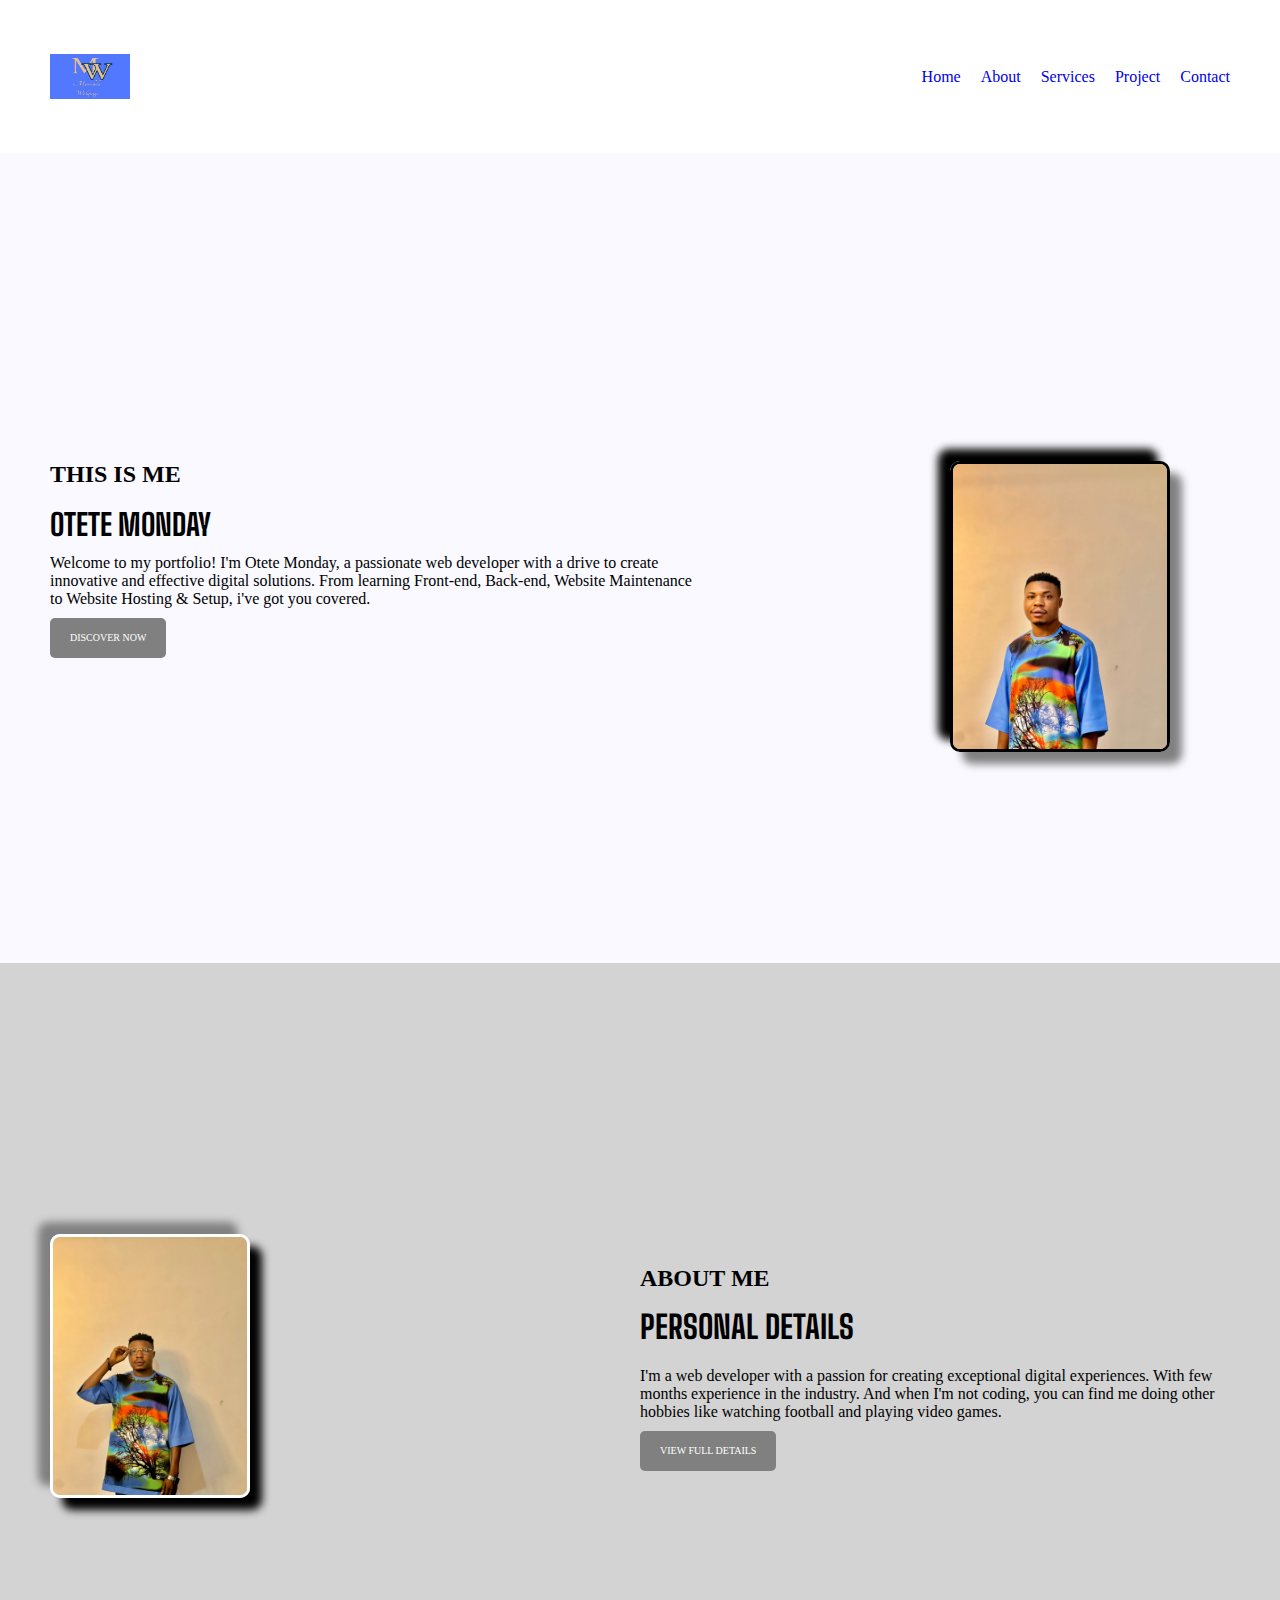
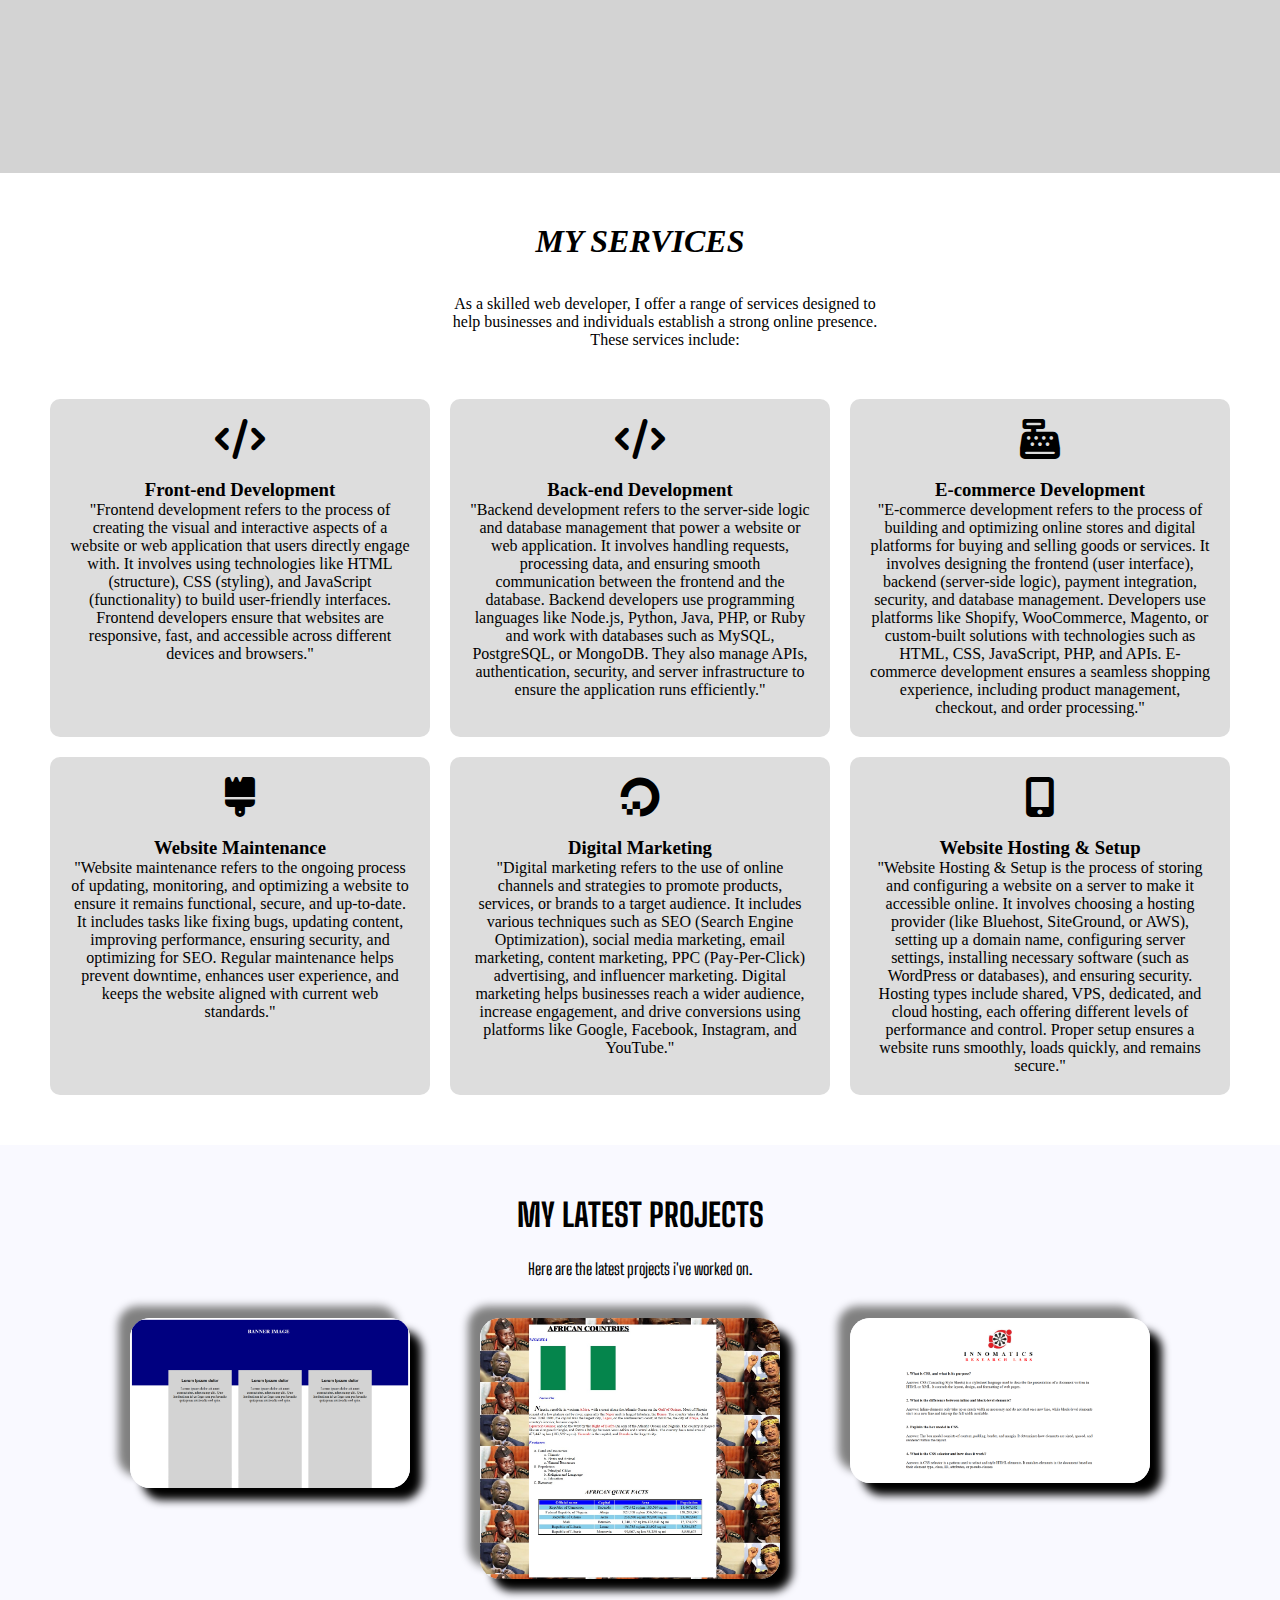
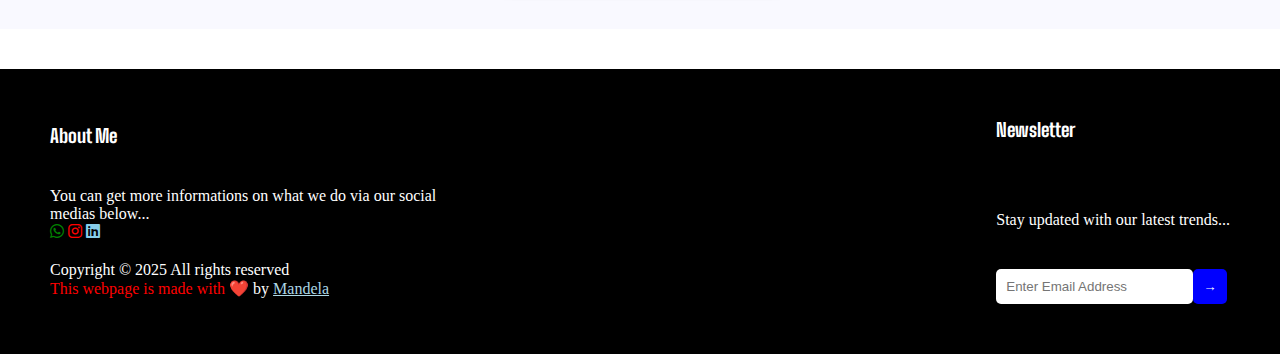
<file: index.html>
<!DOCTYPE html>
<html lang="en">
<head>
    <meta charset="UTF-8">
    <meta name="viewport" content="width=device-width, initial-scale=1.0">
    <title>Otete Monday - Portfolio</title>
    <link rel="stylesheet" type="text/css" href="css/styles.css">
    <link href="https://fonts.googleapis.com/css2?family=Atkinson+Hyperlegible+Next:ital,wght@0,200..800;1,200..800&family=Big+Shoulders:opsz,wght@10..72,100..900&family=Delicious+Handrawn&family=Kufam:ital,wght@0,400..900;1,400..900&display=swap" rel="stylesheet">
    <link rel="stylesheet" href="https://cdnjs.cloudflare.com/ajax/libs/font-awesome/6.7.2/css/all.min.css" integrity="sha512-Evv84Mr4kqVGRNSgIGL/F/aIDqQb7xQ2vcrdIwxfjThSH8CSR7PBEakCr51Ck+w+/U6swU2Im1vVX0SVk9ABhg==" crossorigin="anonymous" referrerpolicy="no-referrer" />
</head>
<body>
    <!-- header-section -->
    <header>
        <div class="container">
            <img src="images/logo1.jpg" class="logo">
            <nav class="navbar">
                <ul class="nav-list">
                    <li class="nav-item"><a href="index.html" class="nav-link">Home</a></li>
                    <li class="nav-item"><a href="about.html" class="nav-link">About</a></li>
                    <li class="nav-item"><a href="services.html" class="nav-link">Services</a></li>
                    <li class="nav-item"><a href="projects.html" class="nav-link">Project</a></li>
                    <li class="nav-item"><a href="contacts.html" class="nav-link">Contact</a></li>
                </ul>
                <div class="menu"><i class="fa-solid fa-bars"></i></div>
            </nav>
        </div>
    
    <!-- header-section ends here -->

    <!-- hero-section -->
    <section class="hero-heading">
        <div class="hero-section">
            <div class="hero-contents">
                <h2 class="hero-head">THIS IS ME</h2>
                <h1 class="hero-header">OTETE MONDAY</h1>
                <p class="hero-paragraph">
                    Welcome to my portfolio! I'm Otete Monday, a passionate web developer with a drive to create innovative and effective digital solutions. From learning Front-end, Back-end, Website Maintenance to Website Hosting & Setup, i've  got you covered.
                </p>
                <a href="#" class="btn1">DISCOVER NOW</a>
                <div class="image1">
                    <img src="images/mandela.jpg" alt="Otete Monday">
                </div>
            </div>
        </div>
    </section>
    <!-- hero-section ends here-->

    <!-- about-section -->
    <section class="about">
        <div class="image">
            <img src="images/mandela1.jpg" alt="Otete Monday">
        </div>
        <div class="content">
            <h2 class="content-header">ABOUT ME</h2>
            <h1 class="content-heading">PERSONAL DETAILS</h1>
            <p class="about-paragraph">
                I'm a web developer with a passion for creating exceptional digital experiences. With few months experience in the industry. And when I'm not coding, you can find me doing other hobbies like watching football and playing video games.
            </p>
            <a href="#" class="btn2">VIEW FULL DETAILS</a>
        </div>
    </section>
    <!-- about-section ends here -->

    <!-- services-section -->
    <section class="services">
        <div class="service-contents">
            <h1 class="service-heading">MY SERVICES</h1>
            <p class="services-paragraph">
                As a skilled web developer, I offer a range of services designed to help businesses and individuals establish a strong online presence. These services include:
            </p>
        </div>
        <div class="service-list">

            <div class="service">
                <i class="fa-solid fa-code"></i>
                <h3>Front-end Development</h3>
                <p>
                    "Frontend development refers to the process of creating the visual and interactive aspects of a website or web application that users directly engage with. It involves using technologies like HTML (structure), CSS (styling), and JavaScript (functionality) to build user-friendly interfaces. Frontend developers ensure that websites are responsive, fast, and accessible across different devices and browsers."
                </p>
            </div>
            <div class="service">
                <i class="fa-solid fa-code"></i>
                <h3>Back-end Development</h3>
                <p>
                    "Backend development refers to the server-side logic and database management that power a website or web application. It involves handling requests, processing data, and ensuring smooth communication between the frontend and the database. Backend developers use programming languages like Node.js, Python, Java, PHP, or Ruby and work with databases such as MySQL, PostgreSQL, or MongoDB. They also manage APIs, authentication, security, and server infrastructure to ensure the application runs efficiently."
                </p>
            </div>
            <div class="service">
                <i class="fa-solid fa-cash-register"></i>
                <h3>E-commerce Development</h3>
                <p>
                    "E-commerce development refers to the process of building and optimizing online stores and digital platforms for buying and selling goods or services. It involves designing the frontend (user interface), backend (server-side logic), payment integration, security, and database management. Developers use platforms like Shopify, WooCommerce, Magento, or custom-built solutions with technologies such as HTML, CSS, JavaScript, PHP, and APIs. E-commerce development ensures a seamless shopping experience, including product management, checkout, and order processing."
                </p>
            </div>
            <div class="service">
                <i class="fa-solid fa-brush"></i>
                <h3>Website Maintenance</h3>
                <p>
                    "Website maintenance refers to the ongoing process of updating, monitoring, and optimizing a website to ensure it remains functional, secure, and up-to-date. It includes tasks like fixing bugs, updating content, improving performance, ensuring security, and optimizing for SEO. Regular maintenance helps prevent downtime, enhances user experience, and keeps the website aligned with current web standards."
                </p>
            </div>
            <div class="service">
                <i class="fa-brands fa-digital-ocean"></i>
                <h3>Digital Marketing</h3>
                <p>
                    "Digital marketing refers to the use of online channels and strategies to promote products, services, or brands to a target audience. It includes various techniques such as SEO (Search Engine Optimization), social media marketing, email marketing, content marketing, PPC (Pay-Per-Click) advertising, and influencer marketing. Digital marketing helps businesses reach a wider audience, increase engagement, and drive conversions using platforms like Google, Facebook, Instagram, and YouTube."
                </p>
            </div>
            <div class="service">
                <i class="fa-solid fa-mobile-screen-button"></i>
                <h3>Website Hosting & Setup</h3>
                <p>
                    "Website Hosting & Setup is the process of storing and configuring a website on a server to make it accessible online. It involves choosing a hosting provider (like Bluehost, SiteGround, or AWS), setting up a domain name, configuring server settings, installing necessary software (such as WordPress or databases), and ensuring security. Hosting types include shared, VPS, dedicated, and cloud hosting, each offering different levels of performance and control. Proper setup ensures a website runs smoothly, loads quickly, and remains secure."
                </p>
            </div>
        </div>
    </section>
    <!-- service-section ends here -->

    <!-- project-section -->
    <div class="project-section">
        <h1 class="project-heading">MY LATEST PROJECTS</h1>
        <p class="subtitle">
            Here are the latest projects i've worked on.
        </p>
        <div class="projects">
            <div class="project1">
                <img src="images/banner.png" alt="Project 1">
            </div>
            <div class="project2">
                <img src="images/nigeria.jpg" alt="Project 2">
            </div>
            <div class="project3">
                <img src="images/innomatics.png" alt="Project 3">
            </div>
        </div>
    </div>
    <!-- projection-section ends here -->

    <!-- footer-section -->
    <div class="footer">
        <div class="footer-about">
            <h3 class="footer-heading">About Me</h3>
            <p class="footer-p1">
                You can get more informations on what we do via our social medias below...<br>
                <a href="http://wa.me/2348069309405" style="color: green;"><i class="fa-brands fa-whatsapp"></i></a>
                <a href="https://www.instagram.com/mon_dila?igsh=MWJsNG11eXExdTRxag%3D%3D&utm_source=qr"><i class="fa-brands fa-instagram" style="color: red;"></i></a>
                <a href="https://www.linkedin.com/in/monday-otete-280ba0344?utm_source=share&utm_campaign=share_via&utm_content=profile&utm_medium=ios_app" style="color: skyblue;"><i class="fa-brands fa-linkedin"></i></a> 
            </p>
             
            <p class="footer-p2">
                Copyright &copy; 2025 All rights reserved<br><span>This webpage is made with</span> ❤️ by <a href="#" style="color: lightblue;">Mandela</a>
            </p>
        </div>
        <div class="newsletter">
            <h3 class="newsletter-heading">Newsletter</h3>
            <p class="newsletter-paragraph">Stay updated with our latest trends...</p>
            <input type="email" placeholder="Enter Email Address"><button>&rarr;</button>
        </div>
    </div>
    <!-- footer-section ends here -->
    </header>

    <script>
        document.addEventListener("DOMContentLoaded", function() {
            const menuButton = document.querySelector(".menu");
            const navbar = document.querySelector(".navbar");
            
            menuButton.addEventListener("click", function() {
                navbar.classList.toggle("active");
            });
        });
    </script>

</body>
</html>
</file>
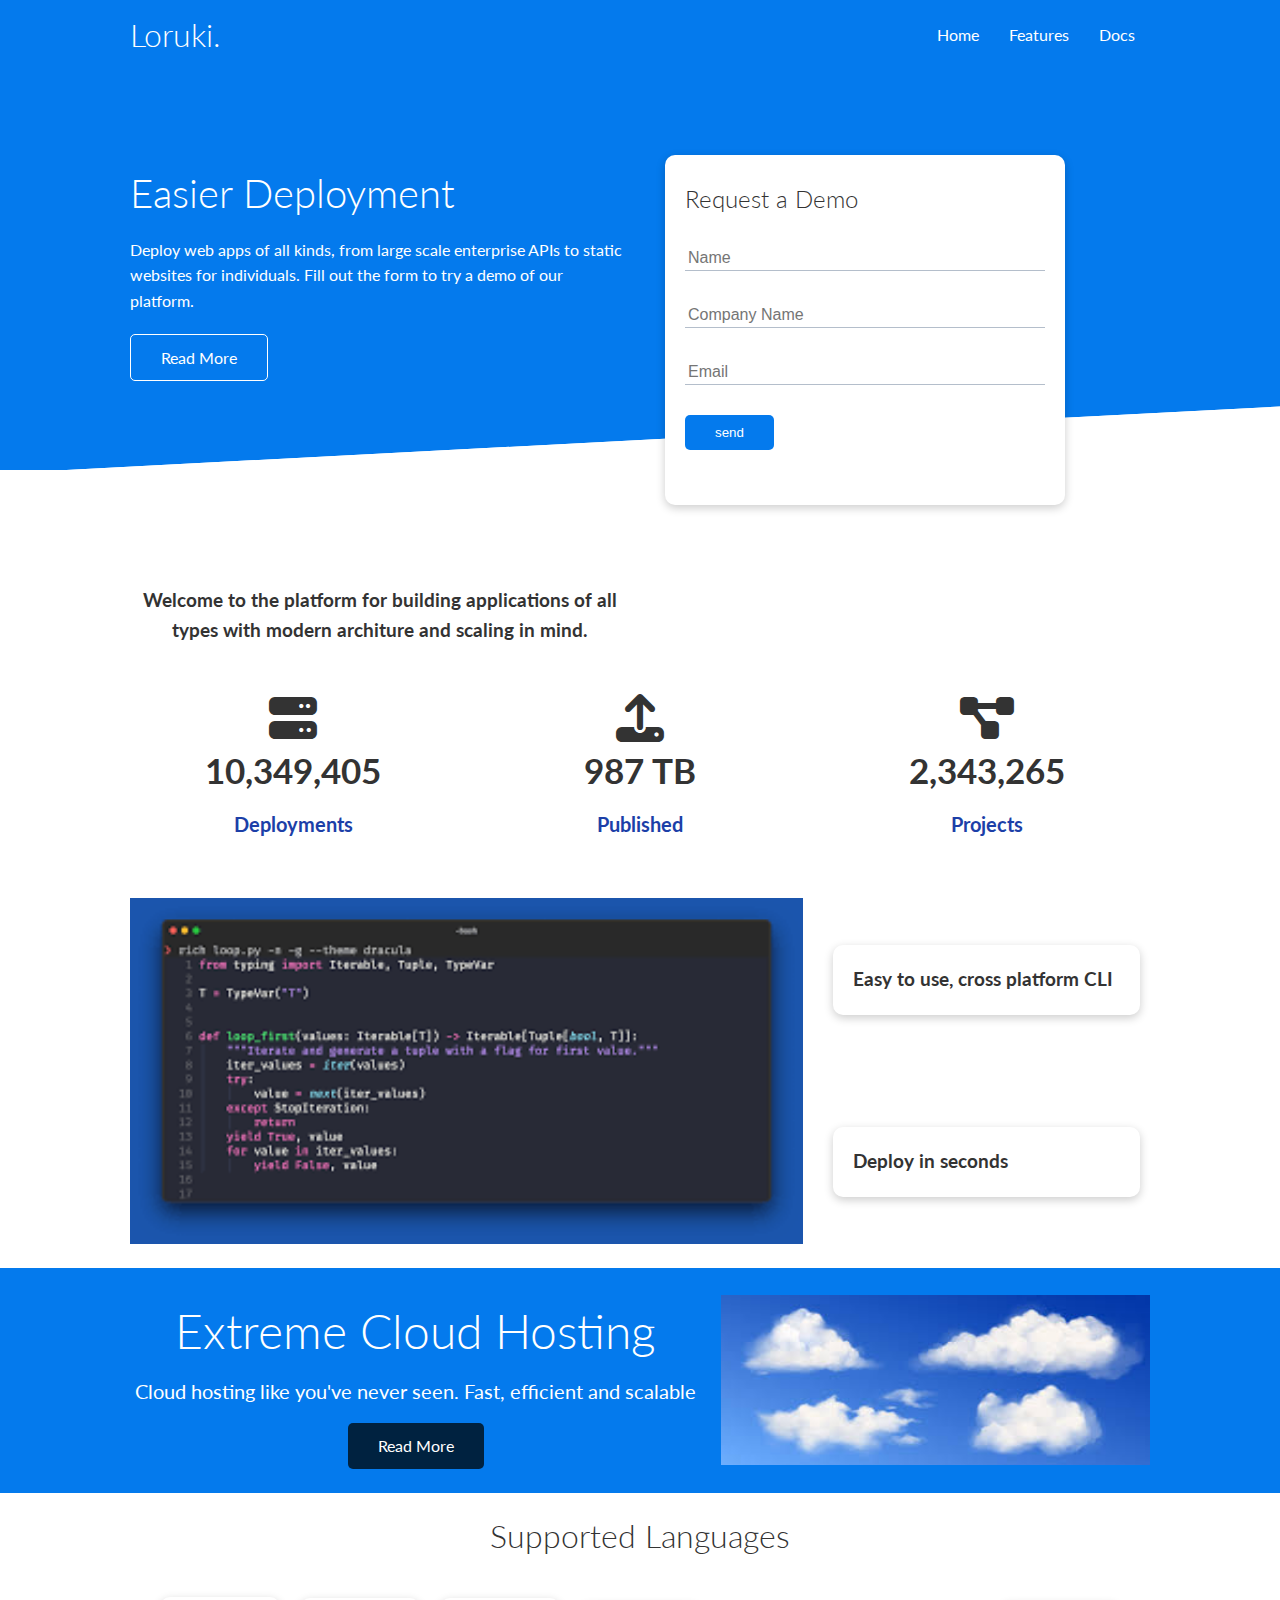
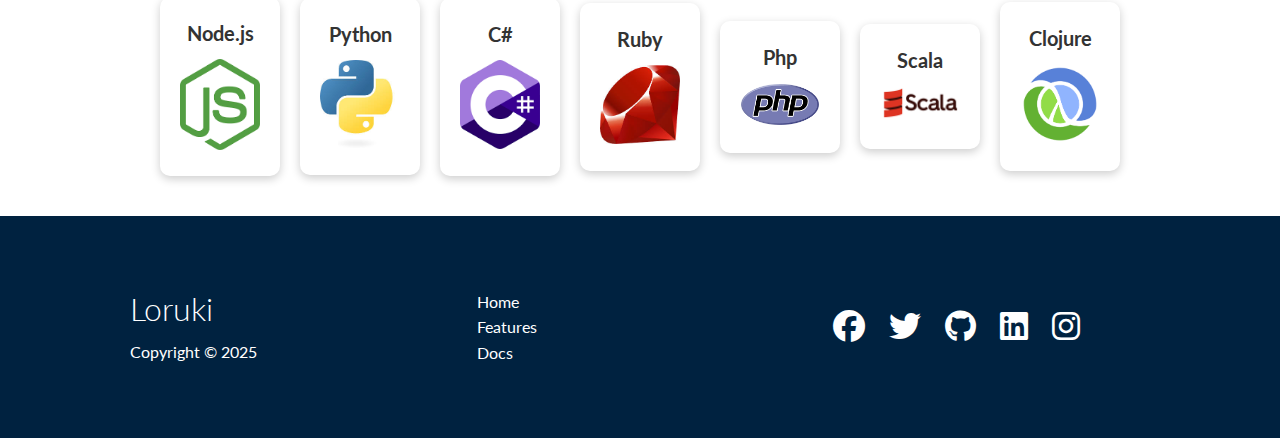
<file: day3/index.html>
<!DOCTYPE html>
<html lang="en">
<head>
    <meta charset="UTF-8">
    <meta name="viewport" content="width=device-width, initial-scale=1.0">
    <link rel="stylesheet" href="https://cdnjs.cloudflare.com/ajax/libs/font-awesome/6.7.2/css/all.min.css" integrity="sha512-Evv84Mr4kqVGRNSgIGL/F/aIDqQb7xQ2vcrdIwxfjThSH8CSR7PBEakCr51Ck+w+/U6swU2Im1vVX0SVk9ABhg==" crossorigin="anonymous" referrerpolicy="no-referrer" />
    <link rel="stylesheet" href="css/styles.css">
    <link rel="stylesheet" href="css/utilities.css">
    <title>Loruki | Cloud Hosting For Everyone</title>
</head>
<body>
    <!-- navbar -->
     <div class="navbar">
        <div class="container flex">
            <h1 class="logo">Loruki.</h1>
            <nav>
                <ul>
                    <li><a href="index.html">Home</a></li>
                    <li><a href="features.html">Features</a></li>
                    <li><a href="doc.html">Docs</a></li>
                </ul>
            </nav>
        </div>
     </div>

    <!-- Showcase -->
     <section class="showcase">
        <div class="container grid">
            <div class="showcase-text">
                <h1>Easier Deployment</h1>
                <p>
                    Deploy web apps of all kinds, from large scale enterprise APIs to static websites for individuals. Fill out the form to try a demo of our platform.
                </p>
                <a href="features.html" class="btn btn-outline">Read More</a>
            </div>
            <div class="showcase-form card">
                <h2>Request a Demo</h2>
                <form name="contact" method="POST" netlify-honeypot="bot-field" data-netlify="true">
                    <input type="hidden" name="form-name" value="contact">
                    <p class="hidden">
                    <div class="form-control">
                        <input type="text" name="name" placeholder="Name" required>
                    </div>
                    <div class="form-control">
                        <input type="text" name="company" placeholder="Company Name" required>
                    </div>
                    <div class="form-control">
                        <input type="email" name="email" placeholder="Email" required>
                    </div>
                    <input type="submit" value="send" class="btn btn-primary">
                </form>
            </div>
        </div>
     </section>
    <!-- stats -->
     <section class="stats">
        <div class="container">
            <h3 class="stats-heading text-center my-1">
                Welcome to the platform for building applications of all types with modern architure and scaling in mind.
            </h3>

            <div class="grid grid-3 text-center my-4">
                <div>
                    <i class="fas fa-server fa-3x"></i>
                    <h3>10,349,405</h3>
                    <p class="text-secondary">Deployments</p>
                </div>
                <div>
                    <i class="fas fa-upload fa-3x"></i>
                    <h3>987 TB</h3>
                    <p class="text-secondary">Published</p>
                </div>
                <div>
                    <i class="fas fa-project-diagram fa-3x"></i>
                    <h3>2,343,265</h3>
                    <p class="text-secondary">Projects</p>
                </div>
            </div>
        </div>
     </section>

     <!-- Cli -->
      <section class="cli">
        <div class="container grid">
            <img src="images/cli.png" alt="">
            <div class="card">
                <h3>Easy to use, cross platform CLI</h3>
            </div>
            <div class="card">
                <h3>Deploy in seconds</h3>
            </div>
        </div>
      </section>

      <!-- Cloud -->
       <section class="cloud bg-primary my-2 py-2">
            <div class="container grid">
                <div class="text-center">
                    <h2 class="lg">Extreme Cloud Hosting</h2>
                    <p class="lead my-1">Cloud hosting like you've never seen. Fast, efficient and scalable</p>
                    <a href="features.html" class="btn btn-dark">Read More</a>
                </div>
                <img src="images/cloud.jpg" alt="" height="170px" width="100%">
            </div>
       </section>

       <!-- Languages -->
       <section class="languages">
            <h2 class="md text-center my-2">
                Supported Languages
            </h2>
            <div class="container flex">
                <div class="card">
                    <h4>Node.js</h4>
                    <img src="images/node.png" alt="">
                </div>
                <div class="card">
                    <h4>Python</h4>
                    <img src="images/python.jpg" alt="">
                </div>
                <div class="card">
                    <h4>C#</h4>
                    <img src="images/csharp.png" alt="">
                </div>
                <div class="card">
                    <h4>Ruby</h4>
                    <img src="images/ruby.jpg" alt="">
                </div>
                <div class="card">
                    <h4>Php</h4>
                    <img src="images/php.png" alt="">
                </div>
                <div class="card">
                    <h4>Scala</h4>
                    <img src="images/scala.png" alt="">
                </div>
                <div class="card">
                    <h4>Clojure</h4>
                    <img src="images/clojure.png" alt="">
                </div>
            </div>
       </section>

         <!-- Footer -->
          <footer class="footer bg-dark py-5">
            <div class="container grid grid-3">
                <div>
                    <h1>Loruki</h1>
                    <p>Copyright &copy; 2025</p>
                </div>
                <nav>
                    <ul>
                        <li><a href="index.html">Home</a></li>
                        <li><a href="features.html">Features</a></li>
                        <li><a href="doc.html">Docs</a></li>
                    </ul>
                </nav>
                <div class="social">
                    <a href="https://www.facebook.com/OteteMhandela?mibextid=wwXIfr&mibextid=wwXIfr"><i class="fab fa-facebook fa-2x"></i></a>
                    <a href="https://x.com/mon_dila?s=21&t=jJgETnYJnyfsPpHHDE_mLw"><i class="fab fa-twitter fa-2x"></i></a>
                    <a href="https://github.com/Mondila24"><i class="fab fa-github fa-2x"></i></a>
                    <a href="https://www.linkedin.com/in/monday-otete-280ba0344?utm_source=share&utm_campaign=share_via&utm_content=profile&utm_medium=ios_app"><i class="fab fa-linkedin fa-2x"></i></a>
                    <a href="https://www.instagram.com/mon_dila?igsh=MWJsNG11eXExdTRxag%3D%3D&utm_source=qr"><i class="fab fa-instagram fa-2x"></i></a>

                </div>
            </div>
          </footer>
</body>
</html>
</file>
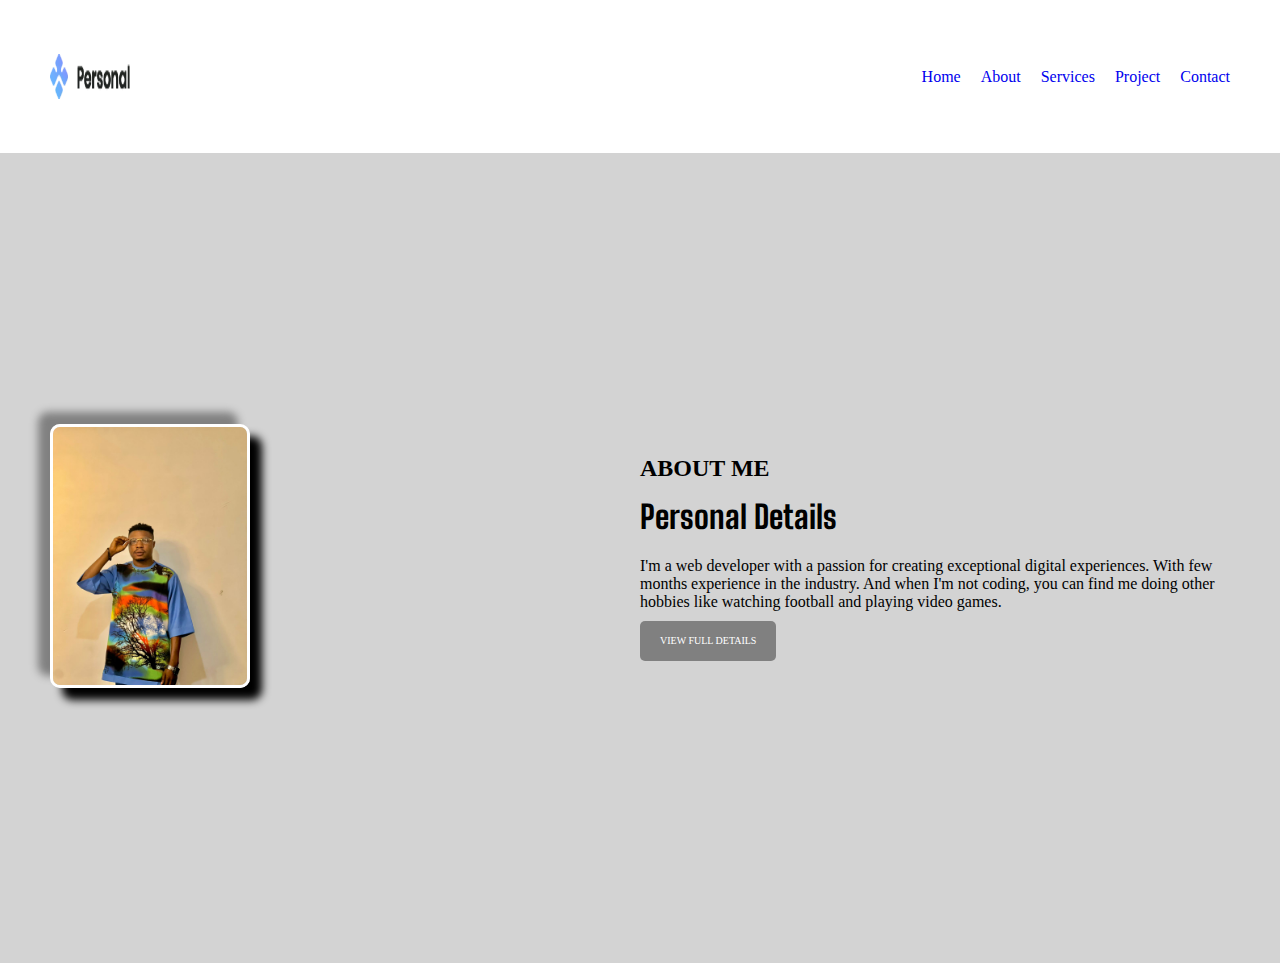
<file: about.html>
<!DOCTYPE html>
<html lang="en">
<head>
    <meta charset="UTF-8">
    <meta name="viewport" content="width=device-width, initial-scale=1.0">
    <title>Otete Monday - Portfolio</title>
    <link rel="stylesheet" type="text/css" href="css/styles.css">
    <link href="https://fonts.googleapis.com/css2?family=Atkinson+Hyperlegible+Next:ital,wght@0,200..800;1,200..800&family=Big+Shoulders:opsz,wght@10..72,100..900&family=Delicious+Handrawn&family=Kufam:ital,wght@0,400..900;1,400..900&display=swap" rel="stylesheet">
    <link rel="stylesheet" href="https://cdnjs.cloudflare.com/ajax/libs/font-awesome/6.7.2/css/all.min.css" integrity="sha512-Evv84Mr4kqVGRNSgIGL/F/aIDqQb7xQ2vcrdIwxfjThSH8CSR7PBEakCr51Ck+w+/U6swU2Im1vVX0SVk9ABhg==" crossorigin="anonymous" referrerpolicy="no-referrer" />
</head>
<body>
    <!-- header-section -->
    <header>
        <div class="container">
            <img src="images/logo.webp" class="logo">
            <nav class="navbar">
                <ul class="nav-list">
                    <li class="nav-item"><a href="index.html" class="nav-link">Home</a></li>
                    <li class="nav-item"><a href="about.html" class="nav-link">About</a></li>
                    <li class="nav-item"><a href="services.html" class="nav-link">Services</a></li>
                    <li class="nav-item"><a href="projects.html" class="nav-link">Project</a></li>
                    <li class="nav-item"><a href="contacts.html" class="nav-link">Contact</a></li>
                </ul>
                <div class="menu"><i class="fa-solid fa-bars"></i></div>
            </nav>
        </div>
     <!-- about-section -->
    <section class="about">
        <div class="image">
            <img src="images/mandela1.jpg" alt="Otete Monday">
        </div>
        <div class="content">
            <h2>ABOUT ME</h2>
            <h1 class="content-heading">Personal Details</h1>
            <p class="about-paragraph">
                I'm a web developer with a passion for creating exceptional digital experiences. With few months experience in the industry. And when I'm not coding, you can find me doing other hobbies like watching football and playing video games.
            </p>
            <a href="#" class="btn2">VIEW FULL DETAILS</a>
        </div>
    </section>
    <!-- about-section ends here -->
</file>
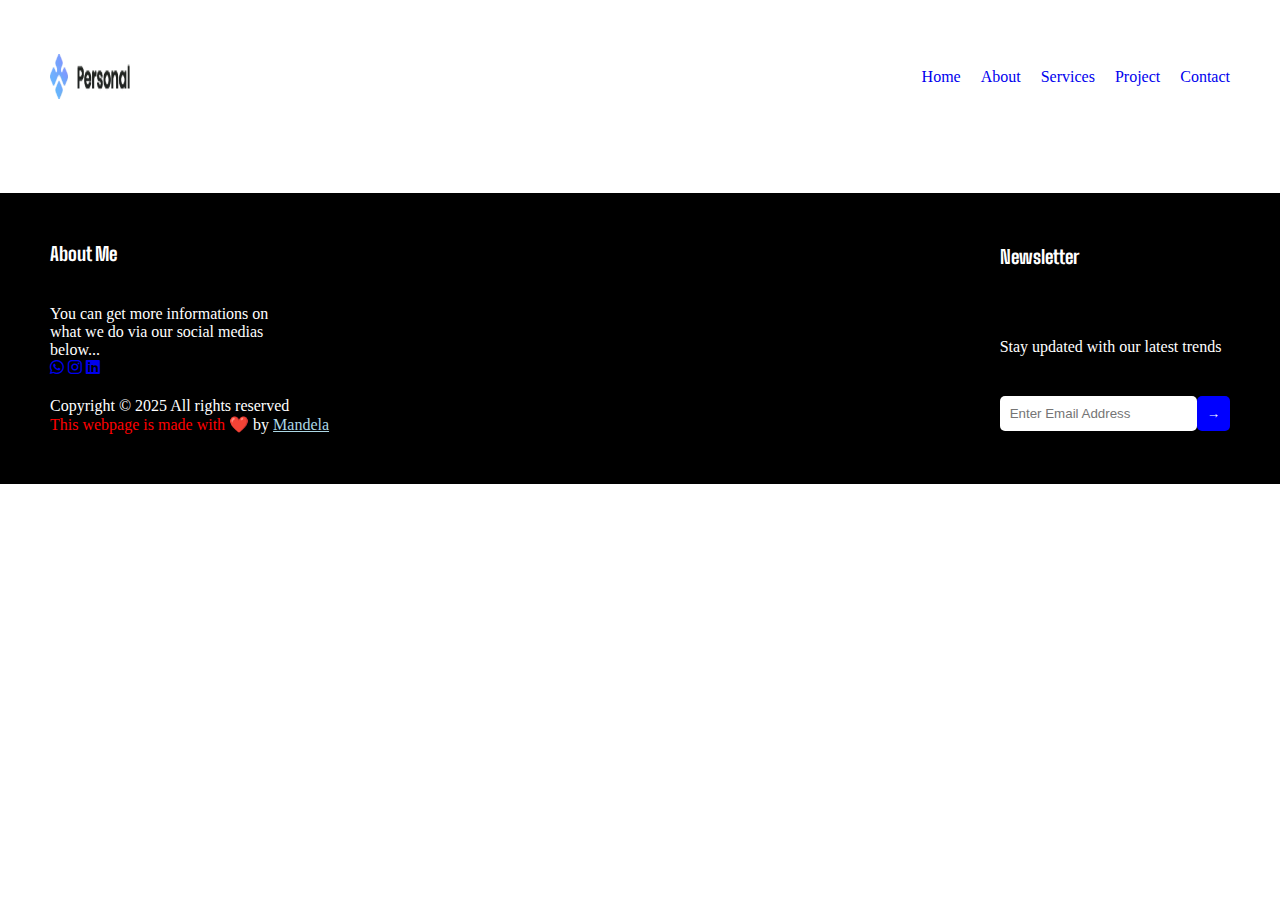
<file: contacts.html>
<!DOCTYPE html>
<html>
<head>
	<meta charset="UTF-8">
    <meta name="viewport" content="width=device-width, initial-scale=1.0">
    <title>contacts section</title>
    <link rel="stylesheet" type="text/css" href="css/styles.css">
    <link href="https://fonts.googleapis.com/css2?family=Atkinson+Hyperlegible+Next:ital,wght@0,200..800;1,200..800&family=Big+Shoulders:opsz,wght@10..72,100..900&family=Delicious+Handrawn&family=Kufam:ital,wght@0,400..900;1,400..900&display=swap" rel="stylesheet">
    <link rel="stylesheet" href="https://cdnjs.cloudflare.com/ajax/libs/font-awesome/6.7.2/css/all.min.css" integrity="sha512-Evv84Mr4kqVGRNSgIGL/F/aIDqQb7xQ2vcrdIwxfjThSH8CSR7PBEakCr51Ck+w+/U6swU2Im1vVX0SVk9ABhg==" crossorigin="anonymous" referrerpolicy="no-referrer" />
</head>
<body>
	<!-- header-section -->
        <div class="container">
            <img src="images/logo.webp" class="logo">
            <nav class="navbar">
                <ul class="nav-list">
                    <li class="nav-item"><a href="index.html" class="nav-link">Home</a></li>
                    <li class="nav-item"><a href="about.html" class="nav-link">About</a></li>
                    <li class="nav-item"><a href="services.html" class="nav-link">Services</a></li>
                    <li class="nav-item"><a href="projects.html" class="nav-link">Project</a></li>
                    <li class="nav-item"><a href="contacts.html" class="nav-link">Contact</a></li>
                </ul>
                <div class="menu"><i class="fa-solid fa-bars"></i></div>
            </nav>
        </div>
    
    <!-- header-section ends here -->

    <!-- footer-section -->
    <div class="footer">
        <div class="footer-about">
            <h3 class="footer-heading">About Me</h3>
            <p class="footer-p1">
                You can get more informations on<br>what we do via our social medias below...<br>
                <a href="http://wa.me/2348069309405"><i class="fa-brands fa-whatsapp"></i></a>
                <a href="https://www.instagram.com/mon_dila?igsh=MWJsNG11eXExdTRxag%3D%3D&utm_source=qr"><i class="fa-brands fa-instagram"></i></a>
                <a href="https://www.linkedin.com/in/monday-otete-280ba0344?utm_source=share&utm_campaign=share_via&utm_content=profile&utm_medium=ios_app"><i class="fa-brands fa-linkedin"></i></a> 
            </p>
             
            <p class="footer-p2">
                Copyright &copy; 2025 All rights reserved<br><span>This webpage is made with</span> ❤️ by <a href="#" style="color: lightblue;">Mandela</a>
            </p>
        </div>
        <div class="newsletter">
            <h3 class="newsletter-heading">Newsletter</h3>
            <p class="newsletter-paragraph">Stay updated with our latest trends</p>
            <input type="email" placeholder="Enter Email Address"><button>&rarr;</button>
        </div>
    </div>
    <!-- footer-section ends here -->

</body>
</html>
</file>
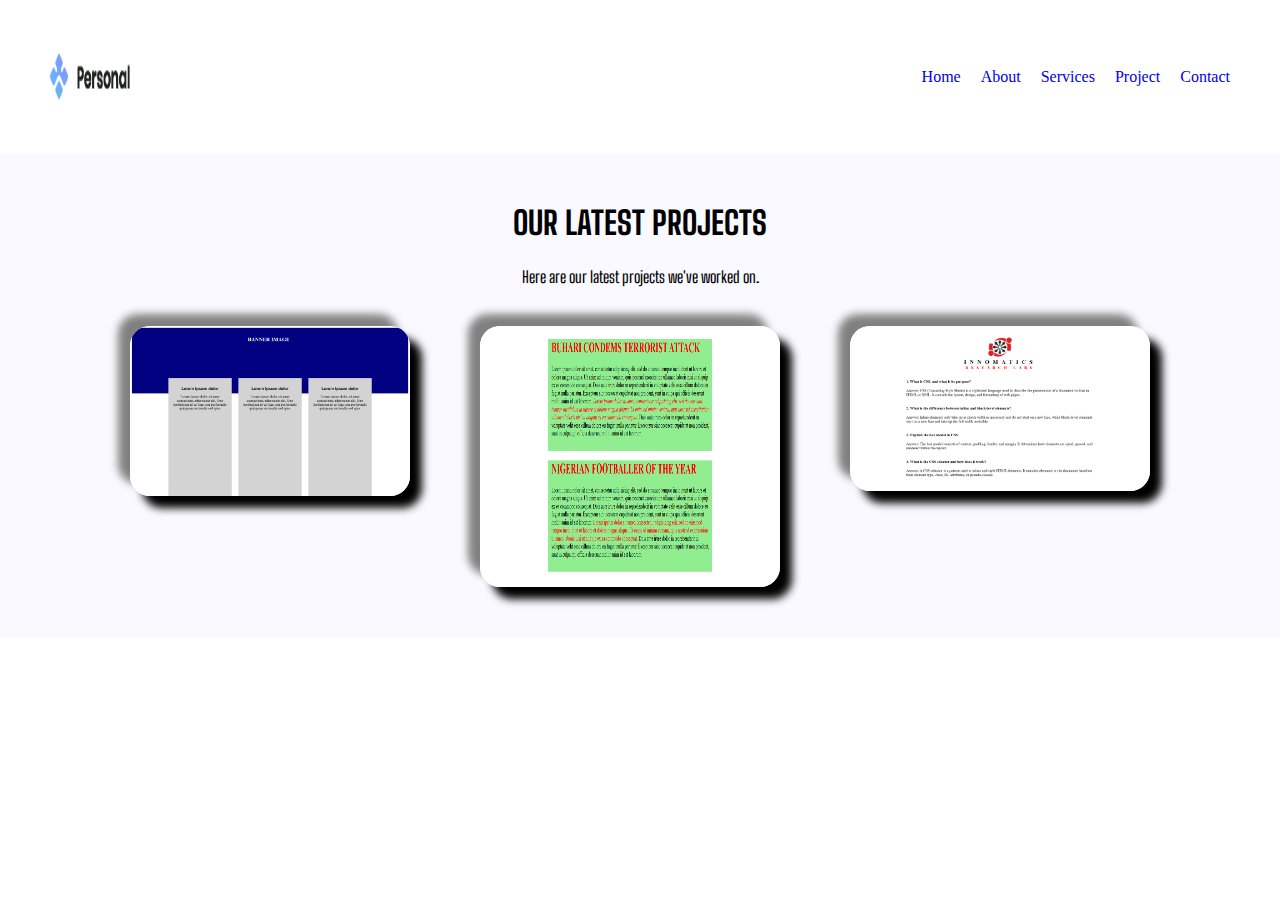
<file: projects.html>
<!DOCTYPE html>
<html>
<head>
	<meta charset="UTF-8">
    <meta name="viewport" content="width=device-width, initial-scale=1.0">
    <title>projects section</title>
    <link rel="stylesheet" type="text/css" href="css/styles.css">
    <link href="https://fonts.googleapis.com/css2?family=Atkinson+Hyperlegible+Next:ital,wght@0,200..800;1,200..800&family=Big+Shoulders:opsz,wght@10..72,100..900&family=Delicious+Handrawn&family=Kufam:ital,wght@0,400..900;1,400..900&display=swap" rel="stylesheet">
    <link rel="stylesheet" href="https://cdnjs.cloudflare.com/ajax/libs/font-awesome/6.7.2/css/all.min.css" integrity="sha512-Evv84Mr4kqVGRNSgIGL/F/aIDqQb7xQ2vcrdIwxfjThSH8CSR7PBEakCr51Ck+w+/U6swU2Im1vVX0SVk9ABhg==" crossorigin="anonymous" referrerpolicy="no-referrer" />
</head>
<body>
	<!-- header-section -->
        <div class="container">
            <img src="images/logo.webp" class="logo">
            <nav class="navbar">
                <ul class="nav-list">
                    <li class="nav-item"><a href="index.html" class="nav-link">Home</a></li>
                    <li class="nav-item"><a href="about.html" class="nav-link">About</a></li>
                    <li class="nav-item"><a href="services.html" class="nav-link">Services</a></li>
                    <li class="nav-item"><a href="project.html" class="nav-link">Project</a></li>
                    <li class="nav-item"><a href="contacts.html" class="nav-link">Contact</a></li>
                </ul>
                <div class="menu"><i class="fa-solid fa-bars"></i></div>
            </nav>
        </div>
    
    <!-- header-section ends here -->

    <!-- project-section -->
    <div class="project-section">
        <h1 class="project-heading">OUR LATEST PROJECTS</h1>
        <p class="subtitle">
            Here are our latest projects we've worked on.
        </p>
        <div class="projects">
            <div class="project1">
                <img src="images/banner.png" alt="Project 1">
            </div>
            <div class="project2">
                <img src="images/border.png" alt="Project 2">
            </div>
            <div class="project3">
                <img src="images/innomatics.png" alt="Project 3">
            </div>
        </div>
    </div>
    <!-- projection-section ends here -->

</body>
</html>
</file>
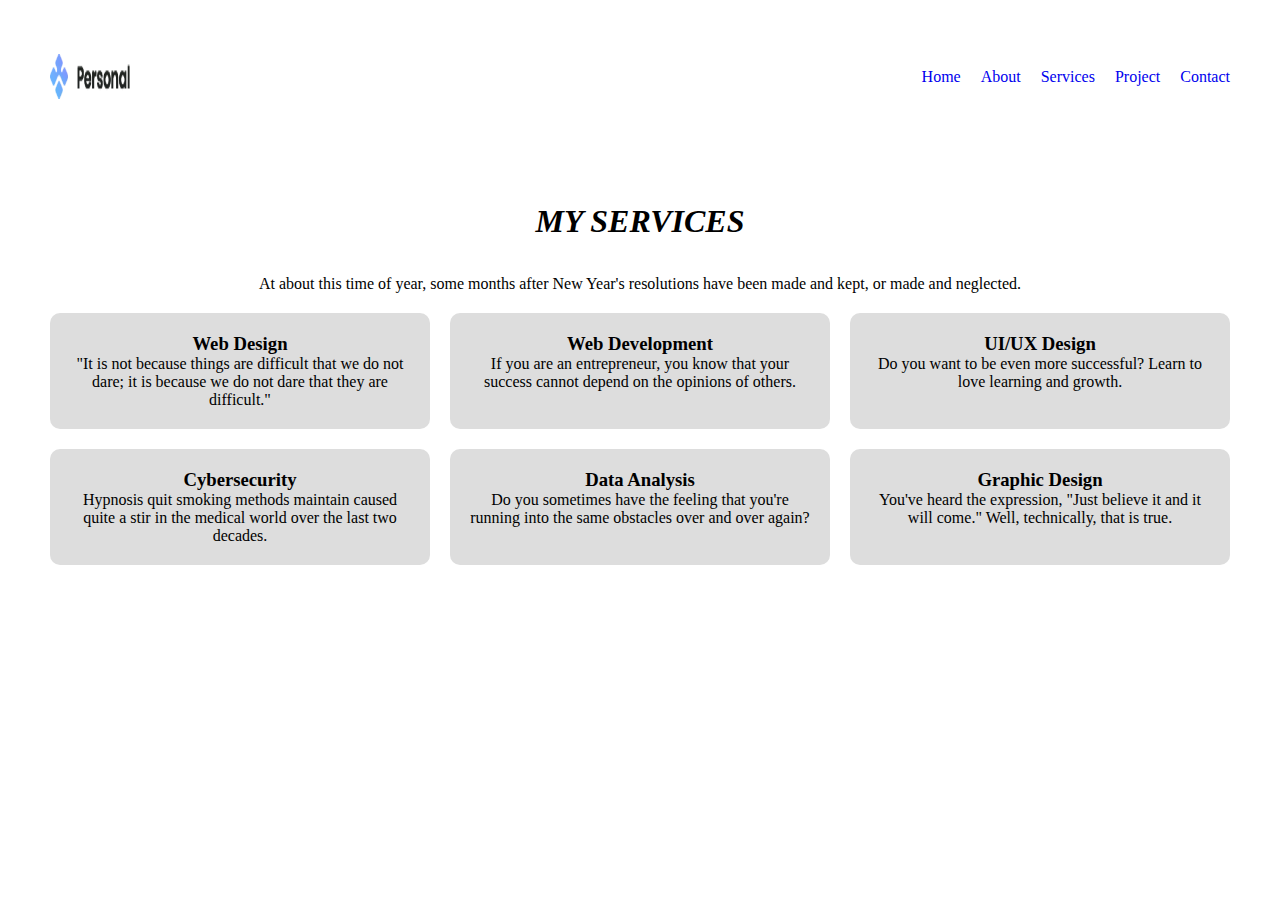
<file: services.html>
<!DOCTYPE html>
<html>
<head>
    <meta charset="UTF-8">
    <meta name="viewport" content="width=device-width, initial-scale=1.0">
    <title>services section</title>
    <link rel="stylesheet" type="text/css" href="css/styles.css">
    <link href="https://fonts.googleapis.com/css2?family=Atkinson+Hyperlegible+Next:ital,wght@0,200..800;1,200..800&family=Big+Shoulders:opsz,wght@10..72,100..900&family=Delicious+Handrawn&family=Kufam:ital,wght@0,400..900;1,400..900&display=swap" rel="stylesheet">
    <link rel="stylesheet" href="https://cdnjs.cloudflare.com/ajax/libs/font-awesome/6.7.2/css/all.min.css" integrity="sha512-Evv84Mr4kqVGRNSgIGL/F/aIDqQb7xQ2vcrdIwxfjThSH8CSR7PBEakCr51Ck+w+/U6swU2Im1vVX0SVk9ABhg==" crossorigin="anonymous" referrerpolicy="no-referrer" />
</head>
<body>
    <!-- header-section -->
        <div class="container">
            <img src="images/logo.webp" class="logo">
            <nav class="navbar">
                <ul class="nav-list">
                    <li class="nav-item"><a href="index.html" class="nav-link">Home</a></li>
                    <li class="nav-item"><a href="about.html" class="nav-link">About</a></li>
                    <li class="nav-item"><a href="services.html" class="nav-link">Services</a></li>
                    <li class="nav-item"><a href="projects.html" class="nav-link">Project</a></li>
                    <li class="nav-item"><a href="contacts.html" class="nav-link">Contact</a></li>
                </ul>
                <div class="menu"><i class="fa-solid fa-bars"></i></div>
            </nav>
        </div>
    
    <!-- header-section ends here -->

     <!-- services-section -->
    <section class="services">
        <div class="service-contents">
            <h1 class="service-heading">MY SERVICES</h1>
            <p>
                At about this time of year, some months after New Year's resolutions have been made and kept, or made and neglected.
            </p>
        </div>
        <div class="service-list">
            <div class="service"><h3>Web Design</h3><p>"It is not because things are difficult that we do not dare; it is because we do not dare that they are difficult."</p></div>
            <div class="service"><h3>Web Development</h3><p>If you are an entrepreneur, you know that your success cannot depend on the opinions of others.</p></div>
            <div class="service"><h3>UI/UX Design</h3><p>Do you want to be even more successful? Learn to love learning and growth.</p></div>
            <div class="service"><h3>Cybersecurity</h3><p>Hypnosis quit smoking methods maintain caused quite a stir in the medical world over the last two decades.</p></div>
            <div class="service"><h3>Data Analysis</h3><p>Do you sometimes have the feeling that you're running into the same obstacles over and over again?</p></div>
            <div class="service"><h3>Graphic Design</h3><p>You've heard the expression, "Just believe it and it will come." Well, technically, that is true.</p></div>
        </div>
    </section>
    <!-- service-section ends here -->
</body>
</html>
</file>
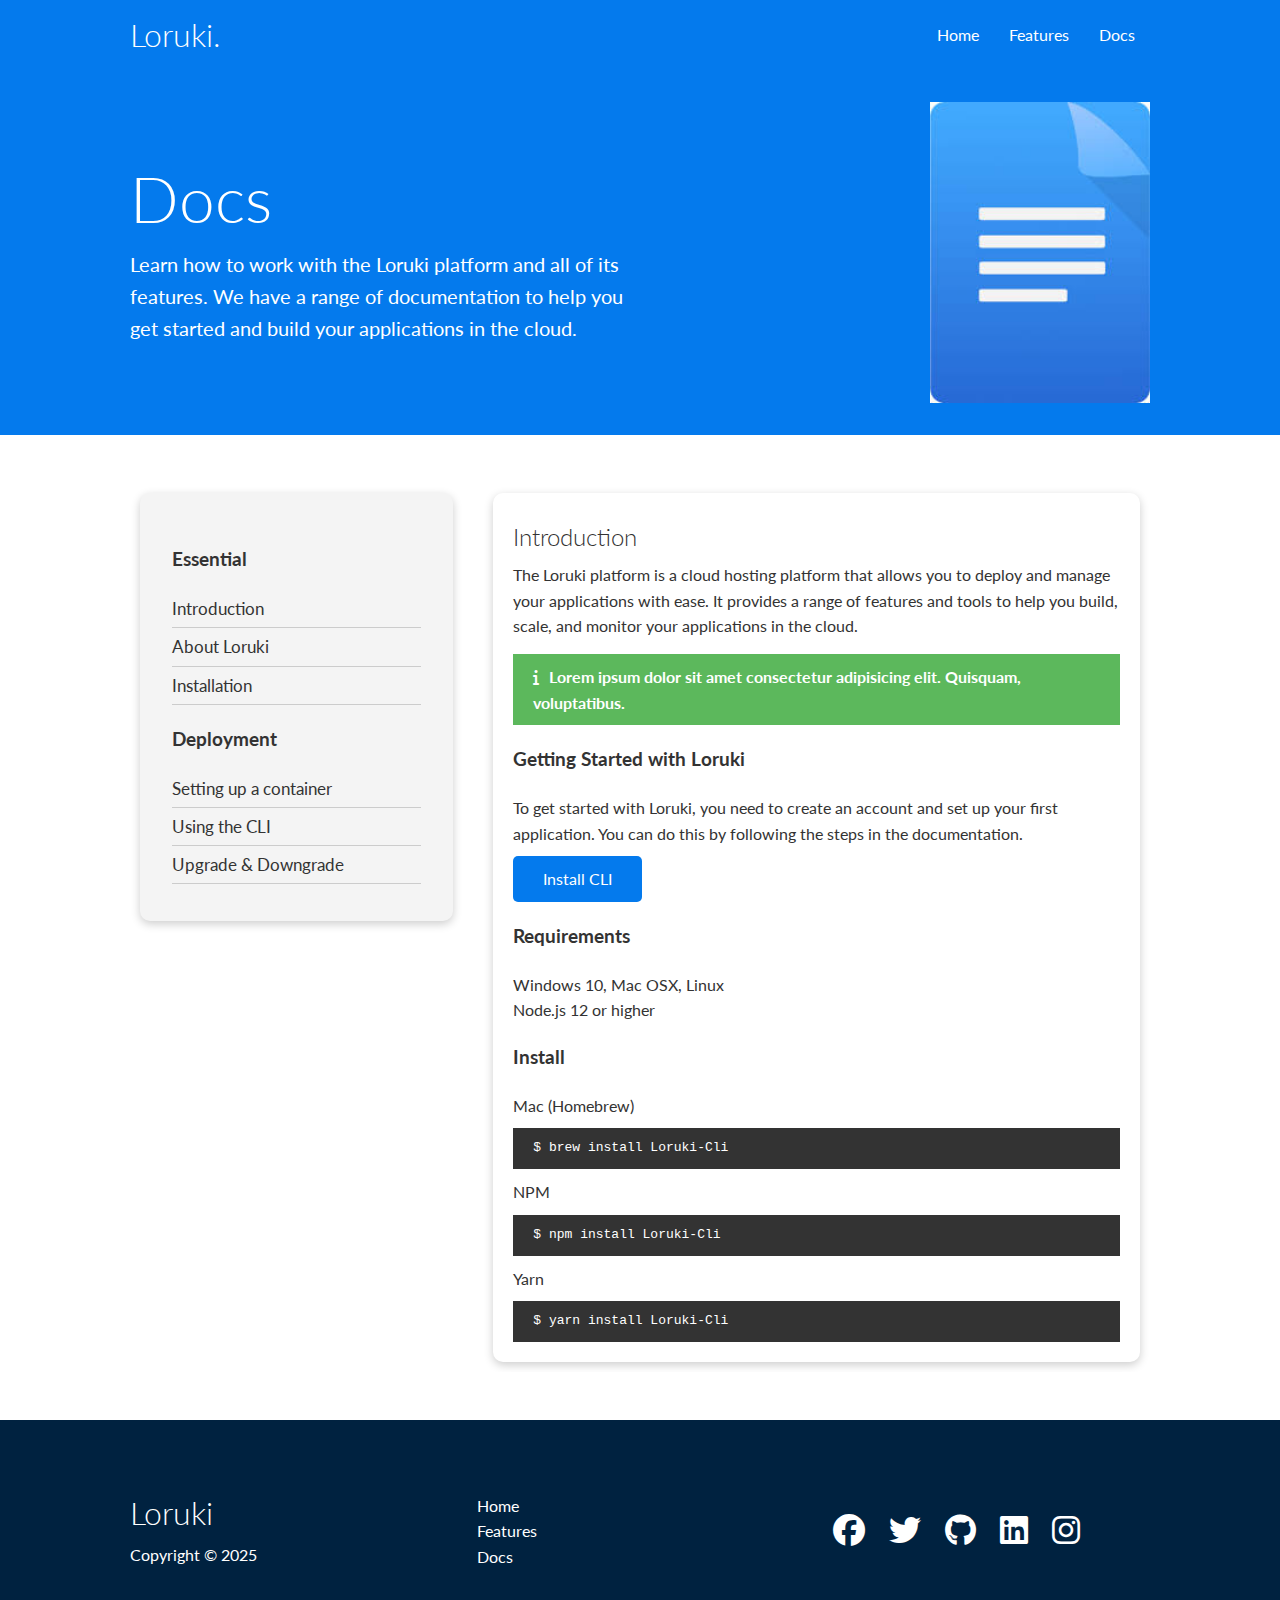
<file: day3/doc.html>
<!DOCTYPE html>
<html lang="en">
<head>
    <meta charset="UTF-8">
    <meta name="viewport" content="width=device-width, initial-scale=1.0">
    <link rel="stylesheet" href="https://cdnjs.cloudflare.com/ajax/libs/font-awesome/6.7.2/css/all.min.css" integrity="sha512-Evv84Mr4kqVGRNSgIGL/F/aIDqQb7xQ2vcrdIwxfjThSH8CSR7PBEakCr51Ck+w+/U6swU2Im1vVX0SVk9ABhg==" crossorigin="anonymous" referrerpolicy="no-referrer" />
    <link rel="stylesheet" href="css/styles.css">
    <link rel="stylesheet" href="css/utilities.css">
    <title>Loruki | Cloud Hosting For Everyone</title>
</head>
<body>
    <!-- navbar -->
     <div class="navbar">
        <div class="container flex">
            <h1 class="logo">Loruki.</h1>
            <nav>
                <ul>
                    <li><a href="index.html">Home</a></li>
                    <li><a href="features.html">Features</a></li>
                    <li><a href="doc.html">Docs</a></li>
                </ul>
            </nav>
        </div>
     </div>

     <!-- Head -->
     <section class="docs-head bg-primary py-3">
        <div class="container grid">
            <div>
                <h1 class="xl">Docs</h1>
                <p class="lead">
                    Learn how to work with the Loruki platform and all of its features. We have a range of documentation to help you get started and build your applications in the cloud.
                </p>
            </div>
            <img src="images/docs1.jpg" alt="">
        </div>
     </section>

     <!-- docs-main -->
      <section class="section docs-main my-4">
        <div class="container grid">
            <div class="card bg-light p-3">
                <h3 class="my-2">Essential</h3>
                <nav>
                    <ul>
                        <li><a class="text-primary" href="#">Introduction</a></li>
                        <li><a href="#">About Loruki</a></li>
                        <li><a href="#">Installation</a></li>
                    </ul>
                </nav>
                <h3 class="my-2">Deployment</h3>
                <nav>
                    <ul>
                        <li><a href="#">Setting up a container</a></li>
                        <li><a href="#">Using the CLI</a></li>
                        <li><a href="#">Upgrade & Downgrade</a></li>
                    </ul>
                </nav>
            </div>
            <div class="card">
                <h2>Introduction</h2>
                <p>
                    The Loruki platform is a cloud hosting platform that allows you to deploy and manage your applications with ease. It provides a range of features and tools to help you build, scale, and monitor your applications in the cloud.
                </p>
                <div class="alert alert-success">
                    <i class="fas fa-info"></i>Lorem ipsum dolor sit amet consectetur adipisicing elit. Quisquam, voluptatibus.
                </div>
                <h3>
                    Getting Started with Loruki
                </h3>
                <p>
                    To get started with Loruki, you need to create an account and set up your first application. You can do this by following the steps in the documentation.
                </p>
                <a href="#" class="btn btn-primary">Install CLI</a>

                <h3>Requirements</h3>
                <ul>
                    <li>Windows 10, Mac OSX, Linux</li>
                    <li>Node.js 12 or higher</li>
                </ul>

                <h3>Install</h3>
                <p>Mac (Homebrew)</p>
                <pre><code>$ brew install Loruki-Cli</code></pre>
                <p>NPM</p>
                <pre><code>$ npm install Loruki-Cli</code></pre>
                <p>Yarn</p>
                <pre><code>$ yarn install Loruki-Cli</code></pre>
            </div>
        </div>
      </section>

    <!-- Footer -->
    <footer class="footer bg-dark py-5">
        <div class="container grid grid-3">
            <div>
                <h1>Loruki</h1>
                <p>Copyright &copy; 2025</p>
            </div>
            <nav>
                <ul>
                    <li><a href="index.html">Home</a></li>
                    <li><a href="features.html">Features</a></li>
                    <li><a href="doc.html">Docs</a></li>
                </ul>
            </nav>
            <div class="social">
                <a href="https://www.facebook.com/OteteMhandela?mibextid=wwXIfr&mibextid=wwXIfr"><i class="fab fa-facebook fa-2x"></i></a>
                <a href="https://x.com/mon_dila?s=21&t=jJgETnYJnyfsPpHHDE_mLw"><i class="fab fa-twitter fa-2x"></i></a>
                <a href="https://github.com/Mondila24"><i class="fab fa-github fa-2x"></i></a>
                <a href="https://www.linkedin.com/in/monday-otete-280ba0344?utm_source=share&utm_campaign=share_via&utm_content=profile&utm_medium=ios_app"><i class="fab fa-linkedin fa-2x"></i></a>
                <a href="https://www.instagram.com/mon_dila?igsh=MWJsNG11eXExdTRxag%3D%3D&utm_source=qr"><i class="fab fa-instagram fa-2x"></i></a>

            </div>
        </div>
    </footer>
</body>
</html>
</file>
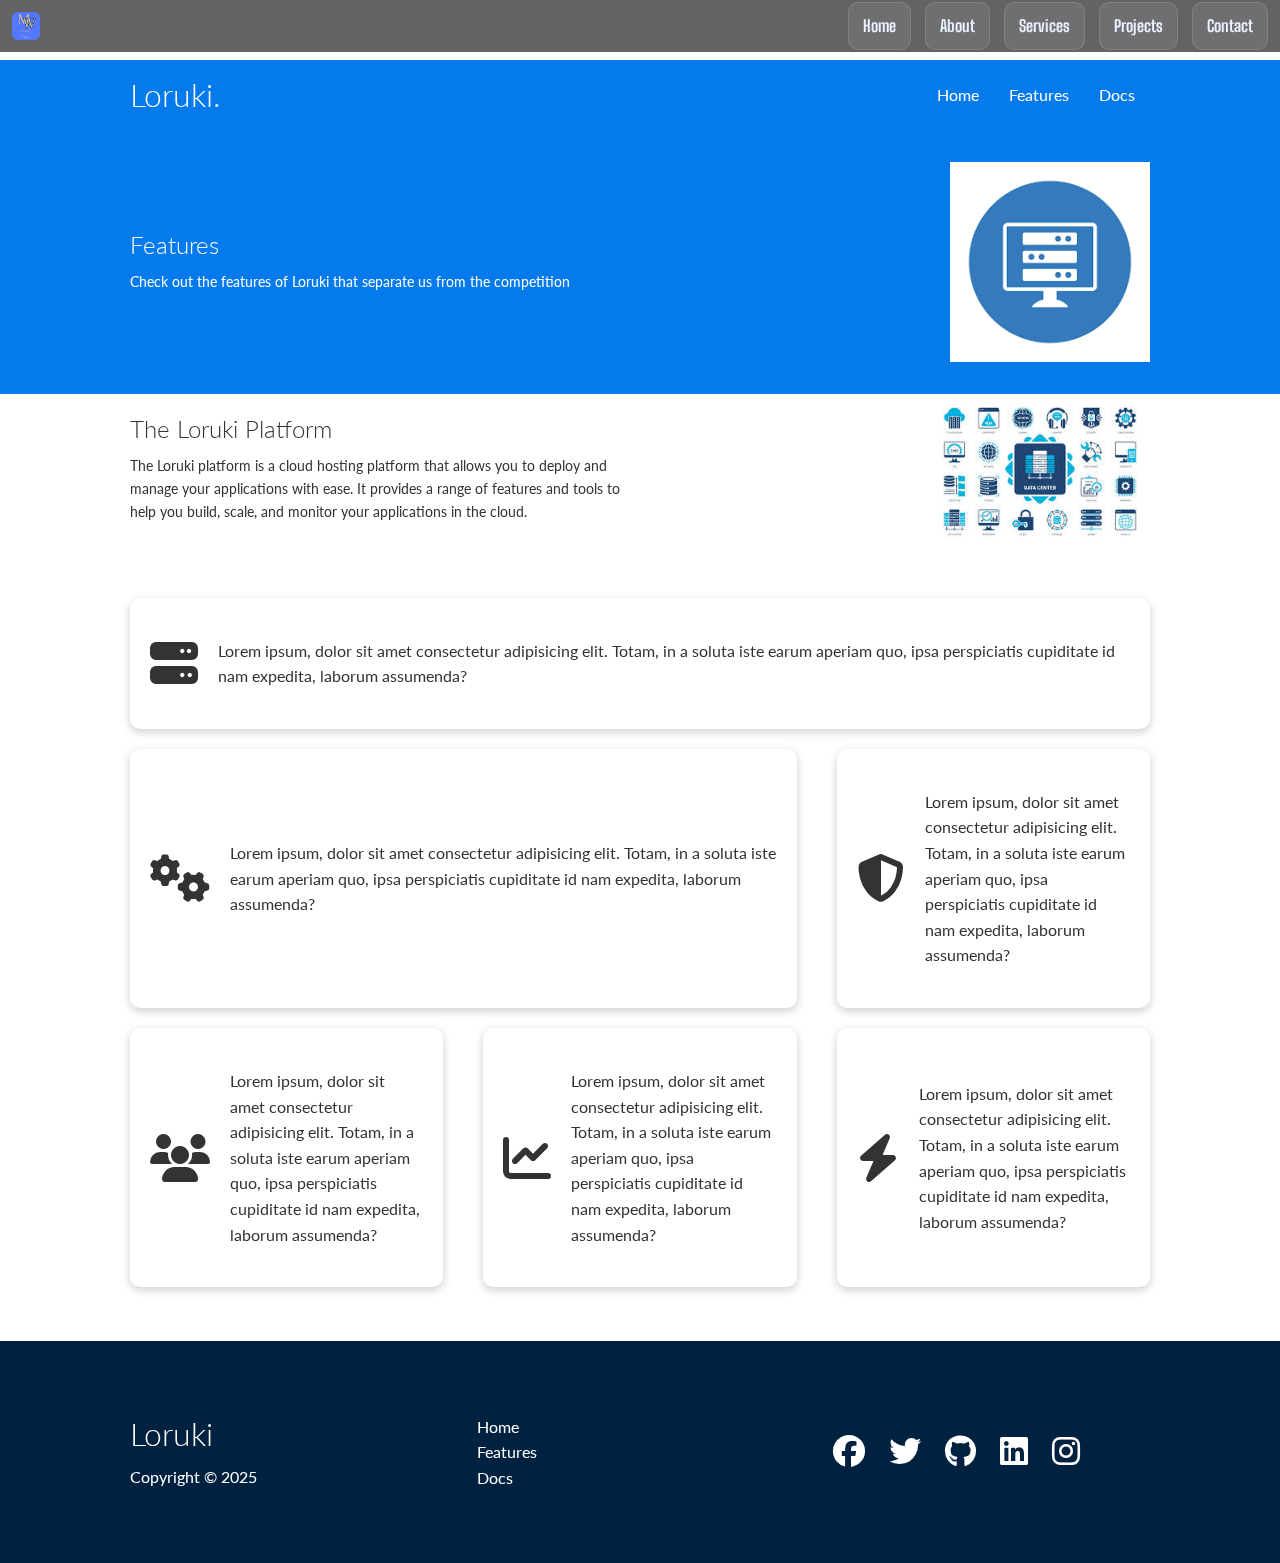
<file: day3/features.html>
<!DOCTYPE html>
<html lang="en">
<head>
    <meta charset="UTF-8">
    <meta name="viewport" content="width=device-width, initial-scale=1.0">
    <link rel="stylesheet" href="https://cdnjs.cloudflare.com/ajax/libs/font-awesome/6.7.2/css/all.min.css" integrity="sha512-Evv84Mr4kqVGRNSgIGL/F/aIDqQb7xQ2vcrdIwxfjThSH8CSR7PBEakCr51Ck+w+/U6swU2Im1vVX0SVk9ABhg==" crossorigin="anonymous" referrerpolicy="no-referrer" />
    <link rel="stylesheet" href="css/styles.css">
    <link rel="stylesheet" href="css/utilities.css">
    <title>Loruki | Cloud Hosting For Everyone</title>
</head>
<link href="https://fonts.googleapis.com/css2?family=Big+Shoulders:wght@300;400;600;700&display=swap" rel="stylesheet">
<link rel="stylesheet" href="../css/site-bar.css">
<body>
    <div class="site-bar"><img src="../images/logo1.jpg" alt="Logo" class="logo"><nav class="navbar"><ul class="nav-list"><li class="nav-item"><a class="nav-link" href="../index.html">Home</a></li><li class="nav-item"><a class="nav-link" href="../about.html">About</a></li><li class="nav-item"><a class="nav-link" href="../services.html">Services</a></li><li class="nav-item"><a class="nav-link" href="../projects.html">Projects</a></li><li class="nav-item"><a class="nav-link" href="../contacts.html">Contact</a></li></ul><div class="menu" aria-label="Menu" aria-expanded="false"><i class="fa-solid fa-bars"></i></div></nav></div>
    <!-- navbar -->
     <div class="navbar">
        <div class="container flex">
            <h1 class="logo">Loruki.</h1>
            <nav>
                <ul>
                    <li><a href="index.html">Home</a></li>
                    <li><a href="features.html">Features</a></li>
                    <li><a href="doc.html">Docs</a></li>
                </ul>
            </nav>
        </div>
     </div>

     <!-- Head -->
     <section class="features-head bg-primary py-3">
        <div class="container grid">
            <div>
                <h1 class="xl">Features</h1>
                <p class="lead">
                    Check out the features of Loruki that separate us from the competition
                </p>
            </div>
            <img src="images/server.png" alt="">
        </div>
     </section>

     <!-- sub-head -->
     <secttion class="features-sub-head bg-light py-3">
        <div class="container grid">
            <div>
                <h1 class="md">The Loruki Platform</h1>
                <p>
                    The Loruki platform is a cloud hosting platform that allows you to deploy and manage your applications with ease. It provides a range of features and tools to help you build, scale, and monitor your applications in the cloud.
                </p>
            </div>
            <img src="images/server1.jpg" alt="">
        </div>
     </secttion>

     <!-- features-main -->
        <section class="section features-main my-2">
            <div class="container grid grid-3">
                <div class="card flex">
                    <i class="fas fa-server fa-3x"></i>
                    <p>
                        Lorem ipsum, dolor sit amet consectetur adipisicing elit. Totam, in a soluta iste earum aperiam quo, ipsa perspiciatis cupiditate id nam expedita, laborum assumenda?
                    </p>
                </div>
                <div class="card flex">
                    <i class="fas fa-cogs fa-3x"></i>
                    <p>
                        Lorem ipsum, dolor sit amet consectetur adipisicing elit. Totam, in a soluta iste earum aperiam quo, ipsa perspiciatis cupiditate id nam expedita, laborum assumenda?
                    </p>
                </div>
                <div class="card flex">
                    <i class="fas fa-shield-alt fa-3x"></i>
                    <p>
                        Lorem ipsum, dolor sit amet consectetur adipisicing elit. Totam, in a soluta iste earum aperiam quo, ipsa perspiciatis cupiditate id nam expedita, laborum assumenda?
                    </p>
                </div>
                <div class="card flex">
                    <i class="fas fa-users fa-3x"></i>
                    <p>
                        Lorem ipsum, dolor sit amet consectetur adipisicing elit. Totam, in a soluta iste earum aperiam quo, ipsa perspiciatis cupiditate id nam expedita, laborum assumenda?
                    </p>
                </div>
                <div class="card flex">
                    <i class="fas fa-chart-line fa-3x"></i>
                    <p>
                        Lorem ipsum, dolor sit amet consectetur adipisicing elit. Totam, in a soluta iste earum aperiam quo, ipsa perspiciatis cupiditate id nam expedita, laborum assumenda?
                    </p>
                </div>
                <div class="card flex">
                    <i class="fas fa-bolt fa-3x"></i>
                    <p>
                        Lorem ipsum, dolor sit amet consectetur adipisicing elit. Totam, in a soluta iste earum aperiam quo, ipsa perspiciatis cupiditate id nam expedita, laborum assumenda?
                    </p>
                </div>
            </div>
        </section>

    <!-- Footer -->
    <footer class="footer bg-dark py-5">
        <div class="container grid grid-3">
            <div>
                <h1>Loruki</h1>
                <p>Copyright &copy; 2025</p>
            </div>
            <nav>
                <ul>
                    <li><a href="index.html">Home</a></li>
                    <li><a href="features.html">Features</a></li>
                    <li><a href="doc.html">Docs</a></li>
                </ul>
            </nav>
            <div class="social">
                <a href="https://www.facebook.com/OteteMhandela?mibextid=wwXIfr&mibextid=wwXIfr"><i class="fab fa-facebook fa-2x"></i></a>
                <a href="https://x.com/mon_dila?s=21&t=jJgETnYJnyfsPpHHDE_mLw"><i class="fab fa-twitter fa-2x"></i></a>
                <a href="https://github.com/Mondila24"><i class="fab fa-github fa-2x"></i></a>
                <a href="https://www.linkedin.com/in/monday-otete-280ba0344?utm_source=share&utm_campaign=share_via&utm_content=profile&utm_medium=ios_app"><i class="fab fa-linkedin fa-2x"></i></a>
                <a href="https://www.instagram.com/mon_dila?igsh=MWJsNG11eXExdTRxag%3D%3D&utm_source=qr"><i class="fab fa-instagram fa-2x"></i></a>

            </div>
        </div>
    </footer>
</body>
<script src="../js/site-bar.js"></script>
</html>
</file>
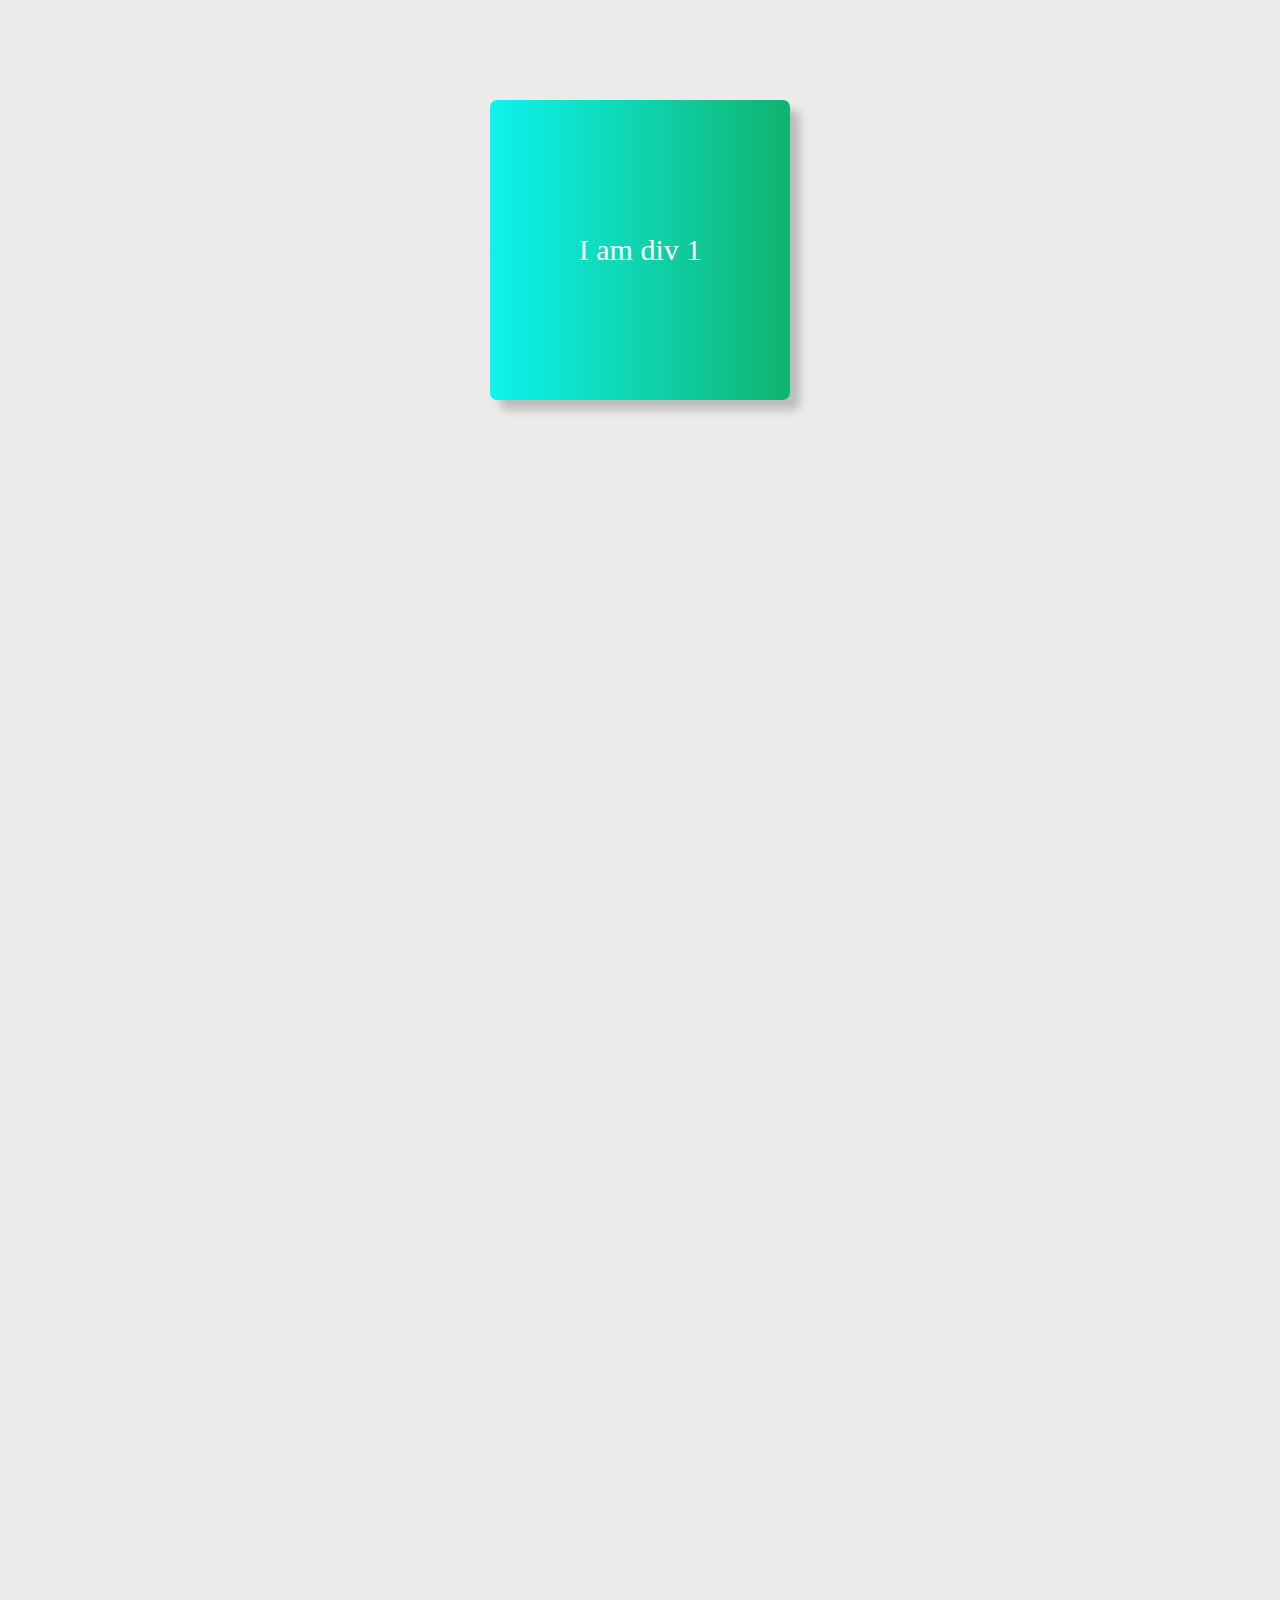
<file: day8/div.html>
<!DOCTYPE html>
<html lang="en">
<head>
    <meta charset="UTF-8">
    <meta name="viewport" content="width=device-width, initial-scale=1.0">
    <link rel="stylesheet" href="css/div.css">
    <link rel="stylesheet" href="https://unpkg.com/aos@next/dist/aos.css">
    <title>Document</title>
</head>
<body>
    <div class="container">
        <div class="div">
            I am div 1
        </div>
        <div class="div" data-aos="fade-left" data-aos-duration="100" data-aos-once="false">
            I am div 2
        </div>
        <div class="div" data-aos="flip-up">
            I am div 3
        </div>
        <div class="div" data-aos="fade-right">
            I am div 4
        </div>
        <div class="div" data-aos="zoom-in">
            I am div 5
        </div>
        <div class="div" data-aos="fade-down">
            I am div 6 
        </div>
    </div>
    <script src="https://unpkg.com/aos@next/dist/aos.js"></script>
    <script>
        AOS.init({
            offset: 400,
            duration: 1000
        });
    </script>
</body>
</html>
</file>
<file: css/styles.css>
*{
    margin: 0;
    padding: 0;
    box-sizing: border-box;
}
.container{
    background-color: #FFFFFF;
    display: flex;
    align-items: center;
    justify-content: space-between;
    width: 100%;
    height: 17vh;
    margin: auto;
    padding: 50px;
    /*position:   fixed; 
    z-index:  10;
    top:    0; */
}
.navbar > .nav-list{
    text-decoration: none;
    display: flex;
    align-items: center;
    justify-content: space-between;
    gap: 20px;
}
.logo{
    width: 80px;
    height: 5vh;
}
.nav-list{
    list-style: none;   
}
.nav-link{
    text-decoration: none;
}
.menu{
    display: none;
}
.hero-section{
    display: flex;
    align-items: center;
    justify-content: space-between;
    padding: 50px;
    height: 90vh;
    background: #F9F9FF;
    position:   relative;
    z-index: 2;
    top:    0;   
}
.hero-contents{
    max-width: 55%;
    color: #000;
    margin-top: 220px;
    line-height: 50px;
    padding-top: 85px;
}
.hero-header{
    font-family: "Big Shoulders", sans-serif;
    font-size: 30px;
}
.hero-paragraph{
    line-height: normal;    
}
.hero-section .image1 img{
    width: 220px;
    border: solid #000;
    border-radius: 10px;
    margin-left: 100px;
    position: relative;
    left: 800px;
    bottom: 200px;
    box-shadow: -12px -12px 8px #000, 12px 12px 8px grey;
}

.hero, .about {
    display: flex;
    align-items: center;
    justify-content: space-between;
    padding: 50px;
    height: 90vh;
    background: lightgrey;
}
.about .content{
    max-width: 50%;
    color: #000;
}
.content-heading{
    line-height: 70px;
    font-family: "Big Shoulders", sans-serif;
}
.about .image img {
    width: 200px;
    border: solid #fff;
    border-radius: 10px;
    box-shadow: -12px -12px 8px grey, 12px 12px 8px #000;
}
.btn1{
    display: inline-block;
    background: grey;
    color: white;
    padding: 10px 20px;
    border-radius: 5px;
    margin-top: 10px;
    font-size: 10px;
    line-height:  20px;
}
.btn2{
    display: inline-block;
    background: grey;
    color: white;
    padding: 10px 20px;
    text-decoration: none;
    border-radius: 5px;
    margin-top: 10px;
    font-size: 10px;
    line-height:  20px;
}
.btn1{
    text-decoration: none;
}

.btn1:hover{
    font-size: 20px;
    color: #fff;
}
.btn2:hover{
    font-size: 20px;
    color: #fff;
}

.services{
    text-align: center;
    padding: 50px;
    background: #FFFFFF;
}
.service-contents{
    color: #000;
}
.service-heading{
    font-style: italic;
    padding-bottom: 30px;
}
.services-paragraph{
    justify-self: center;
    width: 500px;
    padding-bottom: 30px;
    padding-left: 50px;
}
.service-list {
    display: grid;
    grid-template-columns: repeat(3, 1fr);
    gap: 20px;
    margin-top: 20px;
}
.service > i{
    font-size: 40px;
    padding-bottom: 20px;
}
.service > h3:hover{
    color: grey;
    font-size: 30px;
    text-decoration: underline;
}
.service{
    background: #ddd;
    padding: 20px;
    border-radius: 10px;
    color: #000;
}
 
.project-section{
    background-color: #F9F9FF;
    width: 100%;
    margin: auto;
    height: 100%;
    padding: 50px;
}

h1{
    font-size: 2em;
    margin-bottom: 5px;
}
.subtitle {
    font-family: "Big Shoulders", sans-serif;
    color: #000;
    justify-self: center;
    padding-bottom: 20px;
    margin-bottom: 20px;
}
.project-heading{
    font-family: "Big Shoulders", sans-serif;
    justify-self: center;
    padding-bottom: 20px;
}
.projects{
    display: flex;
    justify-content: center;
    gap: 70px;
}
.project1 img{
    font-size: 20px;
    box-shadow: -12px -12px 8px grey, 12px 12px 8px #000;
    width: 280px;
    border-radius: 20px;
    display: block;
}
.project2 img{
    box-shadow: -12px -12px 8px grey, 12px 12px 8px #000;
    width: 300px;
    height:  29vh;
    border-radius: 20px;
    display: block;
}
.project3 img{
    box-shadow: -12px -12px 8px grey, 12px 12px 8px #000;
    width: 300px;
    border-radius: 20px;
    display: block;
}
            
.footer {
    background-color: black;
    color: white;
    padding: 50px;
    margin-top: 40px;
    display: flex;
    justify-content: space-between;
    align-items: center;
}
.footer-p2 span{
    color: red;
}
.footer-heading{
    font-family: "Big Shoulders", sans-serif;
    padding-bottom: 40px;
}
.footer-p1{
    max-width: 85%;
    padding-bottom: 20px;
}
.newsletter input{
    padding: 10px;
    border: none;
    border-radius: 5px;
}
.newsletter-heading{
    font-family: "Big Shoulders", sans-serif;
    padding-bottom: 70px;
}
.newsletter-paragraph{
    padding-bottom: 40px;
}
.newsletter button {
    padding: 10px;
    background-color: blue;
    color: white;
    border: none;
    border-radius: 5px;
    cursor: pointer;
}



/*mobile responsiveness styles*/
@media screen and (max-width: 1024px) {
    .container {
        padding: 20px;
        height: auto;
    }
    .hero-section, .hero, .about {
        flex-direction: column;
        text-align: center;
        height: auto;
        padding: 30px;
    }
    .hero-contents, .about .content {
        max-width: 90%;
        margin: 20px auto;
    }
    .hero-section .image1 img, .about .image img {
        width: 180px;
        margin: 20px auto;
        left: 0;
        bottom: 0;
    }
    .projects {
        flex-direction: column;
        gap: 40px;
        align-items: center;
    }
    .project1 img, .project3 img {
        width: 95%;
    }
    .project2 img{
        width: 300px;
    }
    .newsletter{
        padding-top: 50px;
    }
    .newsletter-heading{
        padding-bottom: 50px;
    }
}

@media screen and (max-width: 768px) {
    .container {
        flex-direction: row;
        justify-content: space-between;
    }
    .navbar > .nav-list {
        display: none;
        flex-direction: column;
        background: #fff;
        /*position: absolute;*/
        top: 60px;
        right: 0;
        width: 100%;
        /*height: 100%;*/
        text-align: center;
        gap: 15px;
        padding: 10px 0;
    }
    .navbar.active .nav-list {
        display: flex;
        justify-content: flex-start;
    }
    .menu {
        display: block;
        cursor: pointer;
    }
    .service-list {
        grid-template-columns: 1fr;
        gap: 15px;
    }
    .newsletter{
        padding-top: 30px;
    }
    .newsletter-paragraph{
        padding-bottom: 50px;
    }
}

@media screen and (max-width: 480px) {
    .hero-header {
        font-size: 24px;
    }
    .btn1, .btn2 {
        font-size: 12px;
        padding: 8px 15px;
    }
    .services-paragraph {
        width: 90%;
        padding-left: 0;
    }
    .footer {
        flex-direction: column;
        text-align: center;
    }
    .newsletter{
        padding-top: 30px;
    }
    .newsletter-paragraph{
        padding-bottom: 50px;
    }
}
</file>
<file: day3/css/styles.css>
@import url('https://fonts.googleapis.com/css2?family=Atkinson+Hyperlegible+Next:ital,wght@0,200..800;1,200..800&family=Big+Shoulders:opsz,wght@10..72,100..900&family=Delicious+Handrawn&family=Kufam:ital,wght@0,400..900;1,400..900&family=Lato:ital,wght@0,100;0,300;0,400;0,700;0,900;1,100;1,300;1,400;1,700;1,900&display=swap');

:root{
    --primary-color: #047aed;
    --secondary-color: #1c3fa8;
    --dark-color: #002240;
    --light-color: #f4f4f4;
    --success-color: #5cb85c;
    --error-color: #d9534f;

}
* {
  margin: 0;
  padding: 0;
  box-sizing: border-box;
}

body {
  font-family: 'Lato', sans-serif;
  /* background-color: #f0f0f0; */
  color: #333;
  line-height: 1.6;
}

ul {
  list-style: none;
  /* padding: 0; */
}

a {
  text-decoration: none;
  color: #333;
}

h1, h2{
    font-weight: 300;
    line-height: 1.2;
    margin: 10px 0;
}
p{
    margin: 10px 0;
}
img{
    width: 100%;
}

code, pre{
    background: #333;
    color: #fff;
    padding: 10px;
}
.hidden{
    visibility: hidden;
    height: 0;
}

/* navbar */
.navbar{
    background-color: #047aed;
    color: #fff;
    height: 70px;
}

.navbar ul{
    display: flex;
}

.navbar a{
    color: #fff;
    padding: 10px;
    margin: 0 5px;
}

.navbar a:hover{
    border-bottom: 2px solid #fff;
}
.navbar .flex{
    justify-content: space-between;
}

/* showcase */
.showcase{
    height: 400px;
    background-color: #047aed;
    color: #fff;
    position: relative;
}
.showcase h1{
    font-size: 40px;
}
.showcase p{
    margin: 20px 0;
}

.showcase .grid{
    grid-template-columns: 55%, 45%;
    gap: 30px;
}

.showcase .grid{
    grid-template-columns: 55%, 45%;
    gap: 30px;
    overflow: visible;
}

.showcase-form{
    position: relative;
    top: 60px;
    height: 350px;
    width: 400px;
    padding: 40px;
    z-index: 100;
    animation: slideInFromRight 1s ease-in;
}

.showcase-text{
    animation: slideInFromLeft 1s ease-in;
}

.showcase-form .form-control{
    margin: 30px 0;
}

.showcase-form input[type='text'],
.showcase-form input[type='email']{
    border: 0;
    border-bottom: 1px solid #b4becb;
    width: 100%;
    padding: 3px;
    font-size: 16px;
}

.showcase-form input[type='text']:focus,
.showcase-form input[type='email']:focus{
    outline: none;
    border-bottom: 1px solid #047aed;
}

.showcase::before, .showcase::after{
   content: '';
   position: absolute;
   height: 100px;
   bottom: -70px;
   right: 0;
   left: 0;
   background-color: #fff;
   transform: skewY(-3deg);
   -webkit-transform: skewY(-3deg);
   -moz-transform: skewY(-3deg);
   -ms-transform: skewY(-3deg);

}

/* stats */
.stats{
    padding-top: 100px;
    animation: slideInFromBottom 1s ease-in;
}

.stats-heading{
    max-width: 500px;
    margin: auto;
}

.stats .grid h3{
    font-size: 35px;
}

.stats .grid p{
    font-size: 20px;
    font-weight: bolder;
}

/* cli */
.cli .grid{
    grid-template-columns: repeat(3, 1fr);
    grid-template-rows: repeat(2, 1fr);
}

.cli .grid > *:first-child{
    grid-column: 1 / span 2;
    grid-row: 1 / span 2;
}

/* cloud */
.cloud .grid{
    grid-template-columns: 4fr 3fr;
}

/* Languages */
.languages .flex{
    flex-wrap: wrap;
}
.languages .card{
    width: 120px;
    text-align: center;
    margin: 18px 10px 40px;
    transition: transform 0.3s ease;
}

.languages .card h4{
    font-size: 20px;
    margin-bottom: 10px;
}

/* .languages .card img{
    width: 80px;
    height: 80px;
    margin-bottom: 10px;
} */

.languages h2{
    text-align: center;
}

.languages .card:hover{
    transform: translateY(-15px);
}

.languages .container{
    display: flex;
}

/* features */
.features-head img{
    width: 200px;
    justify-self: flex-end;
}

.features-sub-head img, .docs-head img{
    width: 220px;
    justify-self: flex-end;
}

.features-main .card > i{
    margin-right: 20px;
}

.features-main .grid{
    padding: 30px;
}

.features-main .grid > *:first-child{
    grid-column: 1 / span 3;
}
.features-main .grid > *:nth-child(2){
    grid-column: 1 / span 2;
}

/* docs */
.docs-main h3{
    margin: 20px 0;
}

.docs-main .grid{
    grid-template-columns: 1fr 2fr;
    align-items: flex-start;
}

.docs-main nav li{
    font-size: 17px;
    padding-bottom: 5px;
    margin-bottom: 5px;
    border-bottom: 1px #ccc solid;
}
.docs-main nav li a{
    color: #333;
}
.docs-main nav li a:hover{
    color: #047aed;
    font-weight: bold;
}

/* footer */
.footer .social a{
    margin: 0 10px;
}

/* Animations */
@keyframes slideInFromLeft {
    0% {
        transform: translateX(-100%);
        opacity: 0;
    }
    100% {
        transform: translateX(0);
        opacity: 1;
    }
}
@keyframes slideInFromRight {
    0% {
        transform: translateX(100%);
        opacity: 0;
    }
    100% {
        transform: translateX(0);
        opacity: 1;
    }
}
@keyframes slideInFromBottom {
    0% {
        transform: translateY(100%);
        opacity: 0;
    }
    100% {
        transform: translateY(0);
        opacity: 1;
    }
}
@keyframes slideInFromTop {
    0% {
        transform: translateY(-100%);
        opacity: 0;
    }
    100% {
        transform: translateX(0);
        opacity: 1;
    }
}

/* tablet and under */
@media(max-width: 768px){
    .grid,
    .showcase .grid,
    .stats .grid,
    .cli .grid,
    .cloud .grid,
    .features-main .grid,
    .docs-main .grid{
        grid-template-columns: 1fr;
        grid-template-rows: 1fr;
    }

    .showcase{
        height: auto;
    }

    .showcase-text{
        text-align: center;
        margin: 40px;
        animation: slideInFromTop 1s ease-in;
    }

    .showcase-form{
        justify-self: center;
        margin: auto;
        animation: slideInFromBottom 1s ease-in;
    }

    .cli .grid > *:first-child{
        grid-column: 1;
        grid-row: 1;
    }

    .features-head,
    .features-sub-head, 
    .docs-head{
        text-align: center;
    }

    .features-head img,
    .features-sub-head img, 
    .docs-head img{
        justify-self: center;
    }

    .features-main .grid > *:first-child,
    .features-main .grid > *:nth-child(2){
        grid-column: 1;
    }
}

/* mobile */
@media(max-width: 500px){
    .navbar{
        height: 110px;
    }
    .navbar .flex{
        flex-direction: column;
    }
    .navbar ul{
        padding: 10px;
        background-color: rgb(0, 0, 0, 0.1);
    }
    
}

@media (max-width: 480px) {
    /* Further adjustments for smaller screens */
    .features-head h1,
    .features-sub-head h1 {
      font-size: 1.5rem;
    }
  
    .features-head p,
    .features-sub-head p {
      font-size: 0.9rem;
    }
  }

  @media (max-width: 768px) {
    /* Make the sections stack in block layout */
    .features-head,
    .features-sub-head {
      display: block;
      text-align: center; /* Center the text */
      padding: 2rem 1rem;
    }
  
    /* Stack the content within each section */
    .features-head .container,
    .features-sub-head .container {
      display: block;
      width: 100%;
    }
  
    .features-head .container > div,
    .features-sub-head .container > div {
      margin-bottom: 1.5rem; /* Add space between text and image */
    }
  
    /* Adjust image to fit and center */
    .features-head img,
    .features-sub-head img {
      max-width: 90%;
      height: auto;
      display: block;
      margin: 0 auto;
    }
  
    /* Adjust headings for readability on smaller screens */
    .features-head h1,
    .features-sub-head h1 {
      font-size: 1.75rem;
      margin-bottom: 1.5rem;
    }
  
    /* Adjust paragraph font size for smaller screens */
    .features-head p,
    .features-sub-head p {
      font-size: 1rem;
      line-height: 1.5;
    }
  }
  
  /* Further adjustments for very small screens */
  .features-head h1,
  .features-sub-head h1 {
    font-size: 1.5rem;
  }

  .features-head p,
  .features-sub-head p {
    font-size: 0.9rem;
  }

  @media (max-width: 768px) {
    /* Make the docs-head section stack in block layout */
    .docs-head {
      display: block;
      text-align: center; /* Center the text */
      padding: 2rem 1rem;
    }
  
    /* Stack the content inside docs-head */
    .docs-head .container {
      display: block;
      width: 100%;
    }
  
    .docs-head .container > div {
      margin-bottom: 1.5rem; /* Add space between text and image */
    }
  
    /* Adjust the image to fit and center */
    .docs-head img {
      max-width: 90%;
      height: auto;
      display: block;
      margin: 0 auto;
    }
  
    /* Adjust the heading size for better readability */
    .docs-head h1 {
      font-size: 1.75rem;
      margin-bottom: 1.5rem;
    }
  
    /* Adjust the paragraph text */
    .docs-head p {
      font-size: 1rem;
      line-height: 1.5;
    }
  }
  
  @media (max-width: 480px) {
    /* Further adjustments for very small screens */
    .docs-head h1 {
      font-size: 1.5rem;
    }
  
    .docs-head p {
      font-size: 0.9rem;
    }
  }
</file>
<file: day3/css/utilities.css>
.container{
    max-width: 1100px;
    margin: 0 auto;
    overflow: auto;
    padding: 0 40px;
}

.card{
    background-color: #fff;
    color: #333;
    border-radius: 10px;
    box-shadow: 0 3px 10px rgba(0, 0, 0, 0.2);
    padding: 20px;
    margin: 10px;
}

.btn{
    display: inline-block;
    padding: 10px 30px;
    background-color: #047aed;
    color: #fff;
    border: none;
    border-radius: 5px;
    cursor: pointer;
    /* transition: background-color 0.3s; */
}

.btn-outline{
    background-color: transparent;
    border: 1px solid #fff;
}

.btn:hover{
    transform: scale(1.05);
}

/* backgrounds & colored buttons*/
.bg-primary, 
.btn-primary{
    background-color: var(--primary-color, #047aed);
    color: #fff;
}

.bg-secondary, 
.btn-secondary{
    background-color: var(--secondary-color, #1c3fa8);
    color: #fff;
}

.bg-light, 
.btn-light{
    background-color: var(--light-color, #f4f4f4);
    color: #333;
}

.bg-dark, 
.btn-dark{
    background-color: var(--dark-color, #002240);
    color: #fff;
}

.bg-primary a,
.btn-primary a,
.bg-secondary a,
.btn-secondary a,
.bg-dark a, 
.bg-light a{
    color: #fff;
}

/* Text colors */
.text-primary{
    color: var(--primary-color, #047aed);
}

.text-secondary{
    color: var(--secondary-color, #1c3fa8);
}

.text-dark{
    color: var(--dark-color, #002240);
}

.text-light{
    color: var(--light-color, #f4f4f4);
}

/* text sizes */

.lead {
    font-size: 20px;
}

.sm{
    font-size: 1rem;
}

.md{
    font-size: 2rem;
}

.lg{
    font-size: 3rem;
}

.xl{
    font-size: 4rem;
}

.text-center{
    text-align: center;
}

/* Alert */
.alert{
    background-color: var(--light-color, #f4f4f4);
    padding: 10px 20px;
    font-weight: bold;
    margin: 15px 0;
}

.alert i{
    margin-right: 10px;
}

.alert-success{
    background-color: var(--success-color, #5cb85c);
    color: #fff;
}

.alert-error{
    background-color: var(--error-color, #d9534f);
    color: #fff;
}
.flex{
    display: flex;
    justify-content: center;
    align-items: center;
    height: 100%;
}

.grid{
    display: grid;
    grid-template-columns: repeat(2, 1fr);
    gap:20px;
    justify-content: center;
    align-items: center;
    height: 100%;
}
.grid-3{
    grid-template-columns: repeat(3, 1fr);
}

/* margin */
.my-1{
    margin: 1rem 0;
}

.my-2{
    margin: 1.5rem 0;
}

.my-3{
    margin: 2rem 0;
}

.my-4{
    margin: 3rem 0;
}

.my-5{
    margin: 4rem 0;
}

.m-1{
    margin: 1rem;
}

.m-2{
    margin: 1.5rem;
}

.m-3{
    margin: 2rem;
}

.m-4{
    margin: 3rem;
}

.m-5{
    margin: 4rem;
}

/* padding */
.py-1{
    padding: 1rem 0;
}

.py-2{
    padding: 1.5rem 0;
}

.py-3{
    padding: 2rem 0;
}

.py-4{
    padding: 3rem 0;
}

.py-5{
    padding: 4rem 0;
}

.py-4{
    padding: 3rem 0;
}

.py-5{
    padding: 4rem 0;
}

.p-1{
    padding: 1rem;
}

.p-2{
    padding: 1.5rem;
}

.p-3{
    padding: 2rem;
}

.p-4{
    padding: 3rem;
}

.p-5{
    padding: 4rem;
}
</file>
<file: css/site-bar.css>
:root{--accent:#5aa0ff}
body{padding-top:60px}
.site-bar{position:fixed;top:0;left:0;right:0;height:52px;display:flex;align-items:center;gap:12px;padding:0 12px;background:rgba(15,15,20,0.65);color:#fff;z-index:100000;backdrop-filter:saturate(1.2) blur(10px);-webkit-backdrop-filter:saturate(1.2) blur(10px)}
.site-bar .logo{width:28px;height:28px;border-radius:6px;object-fit:cover}
.site-bar .navbar{display:flex;align-items:center;gap:12px;position:relative;z-index:2;margin-left:auto;background:transparent;height:auto;color:inherit;padding:0;border:0;box-shadow:none}
.site-bar .navbar ul{padding:0;margin:0;background:transparent}
.site-bar .navbar > .nav-list{display:flex;align-items:center;gap:14px;list-style:none}
.site-bar nav.navbar .nav-link,
.site-bar nav.navbar .nav-link:link,
.site-bar nav.navbar .nav-link:visited,
.site-bar nav.navbar .nav-link:active{color:#eaf2ff !important;text-decoration:none;padding:10px 14px;border-radius:10px;border:1px solid rgba(255,255,255,0.12);background:rgba(255,255,255,0.08);font-family:'Big Shoulders',sans-serif;font-weight:600;font-size:1rem;transition:background .2s ease,color .2s ease,box-shadow .2s ease}
.site-bar nav.navbar .nav-link:hover{background:rgba(255,255,255,0.14);color:#fff;box-shadow:0 0 0 1px rgba(255,255,255,0.22) inset}
.site-bar .navbar .nav-link{display:inline-block;text-transform:none;letter-spacing:normal;margin:0}
.site-bar .menu{display:none;cursor:pointer;position:relative;z-index:3}
.site-bar .menu i{transition:transform .25s ease}
.site-bar .navbar.active .menu i{transform:rotate(90deg) scale(1.05)}
@media (max-width:480px){.site-bar{height:56px}.nav-link{font-size:.95rem;padding:8px 12px}}
@media (max-width:640px){
  .site-bar .menu{display:block}
  .site-bar .navbar > .nav-list{position:fixed;top:56px;left:8px;right:8px;flex-direction:column;gap:10px;padding:12px;background:rgba(20,20,26,0.9);border:1px solid rgba(255,255,255,0.12);border-radius:12px;box-shadow:0 10px 28px rgba(0,0,0,.35);visibility:hidden;opacity:0;pointer-events:none}
  .site-bar .navbar > .nav-list::before{content:"";position:fixed;top:0;left:0;right:0;bottom:0;background:rgba(0,0,0,0.50);opacity:0;transition:opacity 1.15s ease;z-index:0}
  .site-bar .navbar.active > .nav-list{opacity:1;animation:slideInLeft 1.35s cubic-bezier(.2,1.2,.1,1) both;visibility:visible;pointer-events:auto}
  .site-bar .navbar.active > .nav-list::before{opacity:1}
  .site-bar .navbar.active .nav-link{color:#eaf2ff;padding:10px 14px;border-radius:10px;border:1px solid rgba(255,255,255,0.12);background:rgba(255,255,255,0.08)}
  .site-bar .navbar.active .nav-link:hover{background:rgba(255,255,255,0.14);color:#fff;box-shadow:0 0 0 1px rgba(255,255,255,0.22) inset}
  .nav-item{opacity:0;transform:translateX(-36px) skewX(-6deg) scale(.96);position:relative;z-index:1}
  .site-bar .navbar.active .nav-item{animation:itemIn 1.05s cubic-bezier(.2,.9,.2,1) both}
  .site-bar .navbar.active .nav-item:nth-child(1){animation-delay:.08s}
  .site-bar .navbar.active .nav-item:nth-child(2){animation-delay:.16s}
  .site-bar .navbar.active .nav-item:nth-child(3){animation-delay:.24s}
  .site-bar .navbar.active .nav-item:nth-child(4){animation-delay:.32s}
  .site-bar .navbar.active .nav-item:nth-child(5){animation-delay:.40s}
}
@keyframes slideInLeft{0%{transform:translateX(-115%) rotate(-6deg) scale(1.05)}60%{transform:translateX(12%) rotate(2deg) scale(1.02)}85%{transform:translateX(-2%) rotate(.5deg) scale(1.005)}100%{transform:translateX(0) rotate(0) scale(1)}}
@keyframes itemIn{0%{opacity:0;transform:translateX(-36px) skewX(-6deg) scale(.96)}70%{opacity:1;transform:translateX(6px) skewX(2deg) scale(1.02)}100%{opacity:1;transform:translateX(0) skewX(0) scale(1)}}
body.dark .site-bar nav.navbar .nav-link,
body.dark .site-bar nav.navbar .nav-link:link,
body.dark .site-bar nav.navbar .nav-link:visited,
body.dark .site-bar nav.navbar .nav-link:active{color:#eaf2ff !important;background:rgba(255,255,255,0.06);border:1px solid rgba(255,255,255,0.10)}
body.dark .site-bar .navbar.active .nav-link:hover{background:rgba(255,255,255,0.14);color:#ffffff;box-shadow:0 0 0 1px rgba(255,255,255,0.22) inset}
.site-bar.light{background:#ffffff;color:#000;backdrop-filter:none;-webkit-backdrop-filter:none}
.light .site-bar{background:#ffffff;color:#000;backdrop-filter:none;-webkit-backdrop-filter:none}
.light .site-bar nav.navbar .nav-link,
.light .site-bar nav.navbar .nav-link:link,
.light .site-bar nav.navbar .nav-link:visited,
.light .site-bar nav.navbar .nav-link:active{color:#000 !important;background:rgba(0,0,0,0.06);border:1px solid rgba(0,0,0,0.12)}
.light .site-bar nav.navbar .nav-link:hover{background:rgba(0,0,0,0.12);color:#000;box-shadow:0 0 0 1px rgba(0,0,0,0.2) inset}
</file>
<file: day8/css/div.css>
*{
    margin: 0;
    padding: 0;
    box-sizing: border-box;
}
body{
    font-size: 30px;
    font-family: serif;
    background: #ebebeb;
}
.container{
    display: flex;
    justify-content: center;
    align-items: center;
    width: 100%;
    flex-direction: column;
}
.div{
    box-shadow: 10px 10px 10px rgb(0, 0, 0, 0.2);
    height: 300px;
    width: 300px;
    display: flex;
    justify-content: center;
    align-items: center;
    background: linear-gradient(to right, #0df4ed, #10b36f);
    color: white;
    margin: 100px 0;
    border-radius: 7px;
}
</file>
